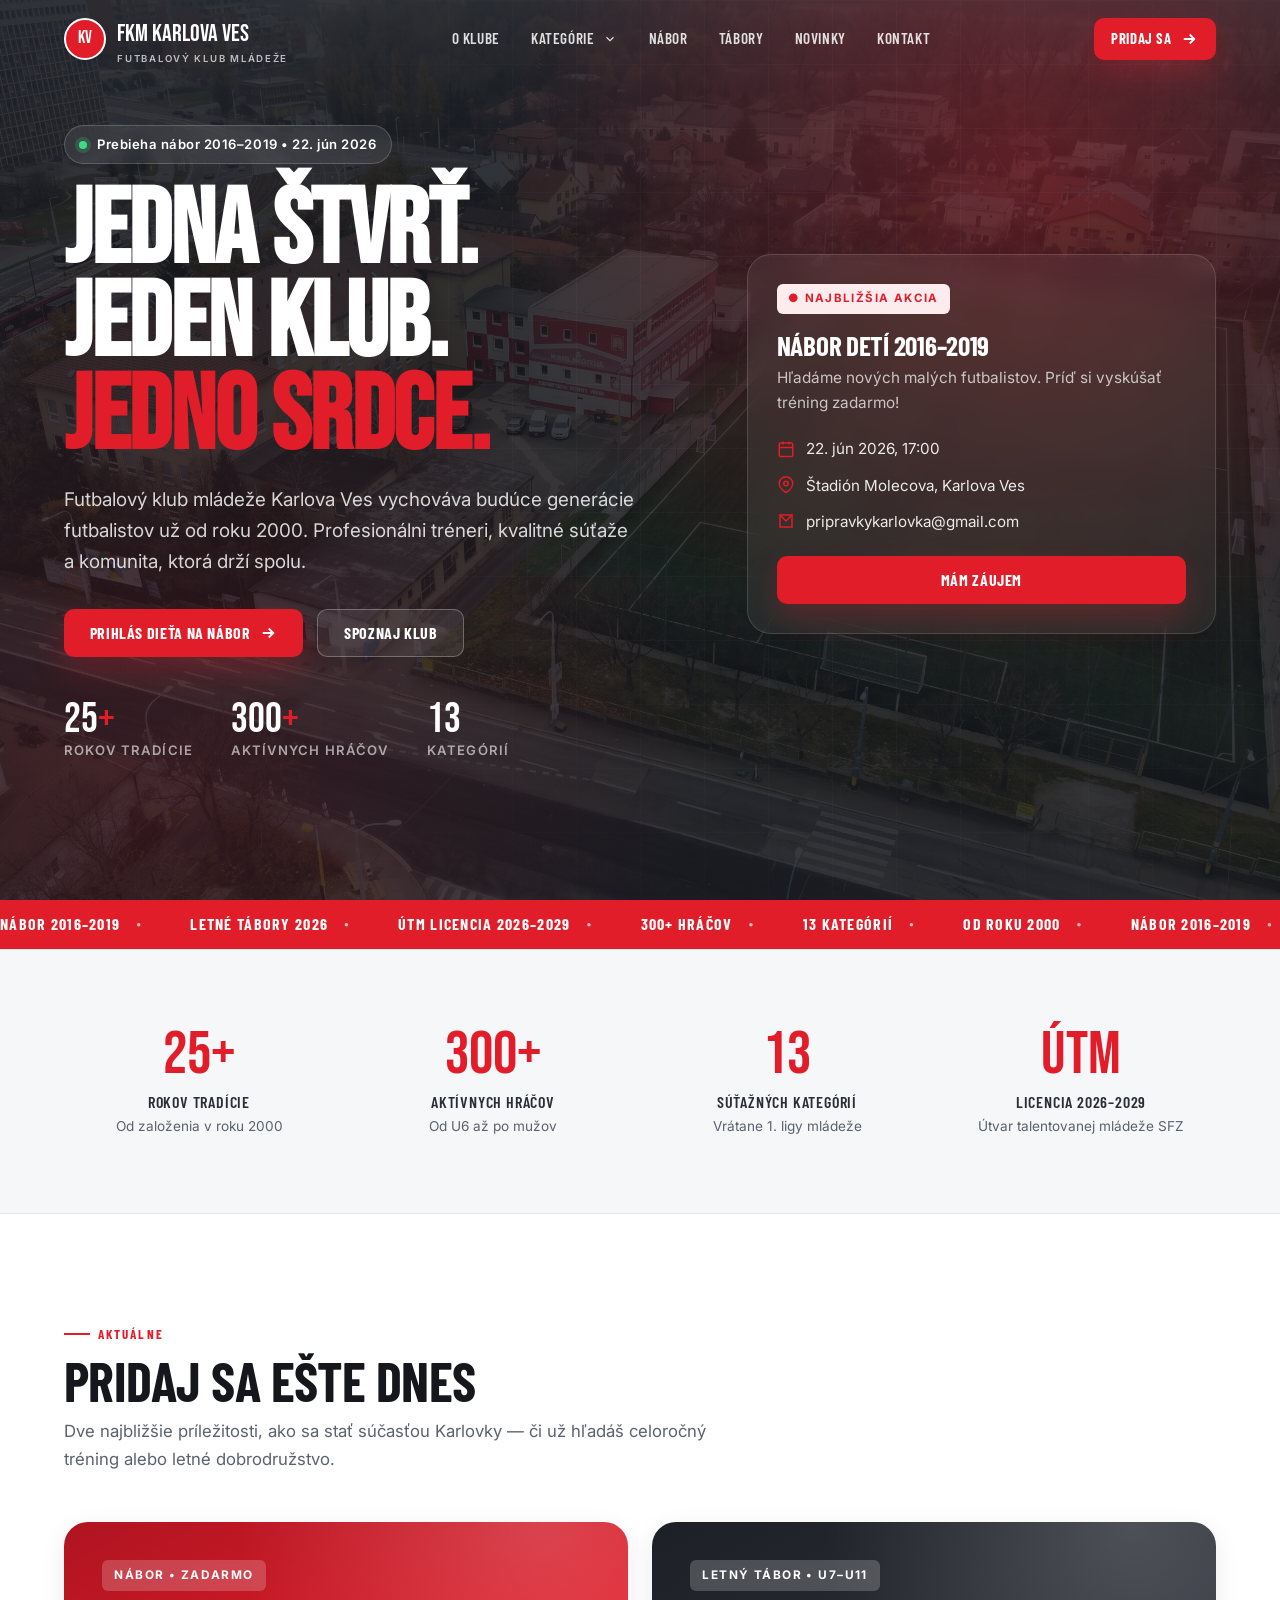
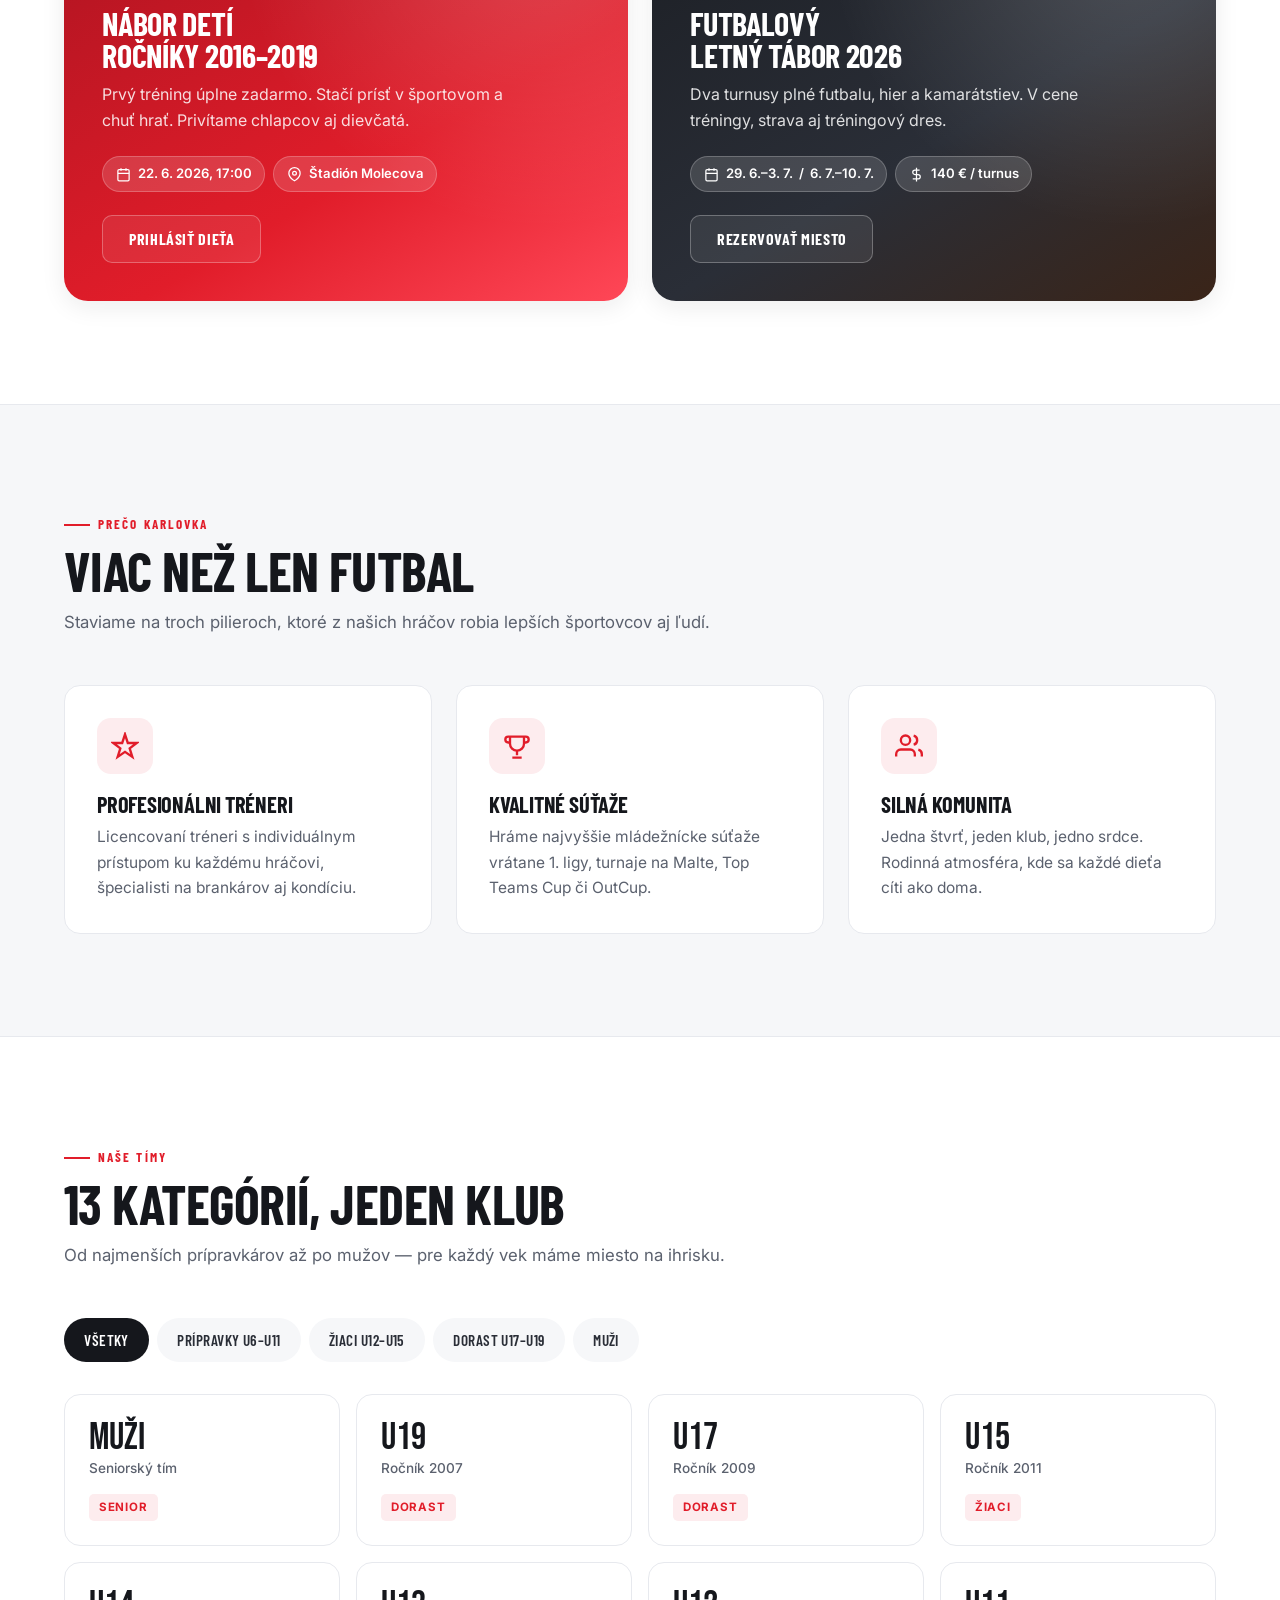
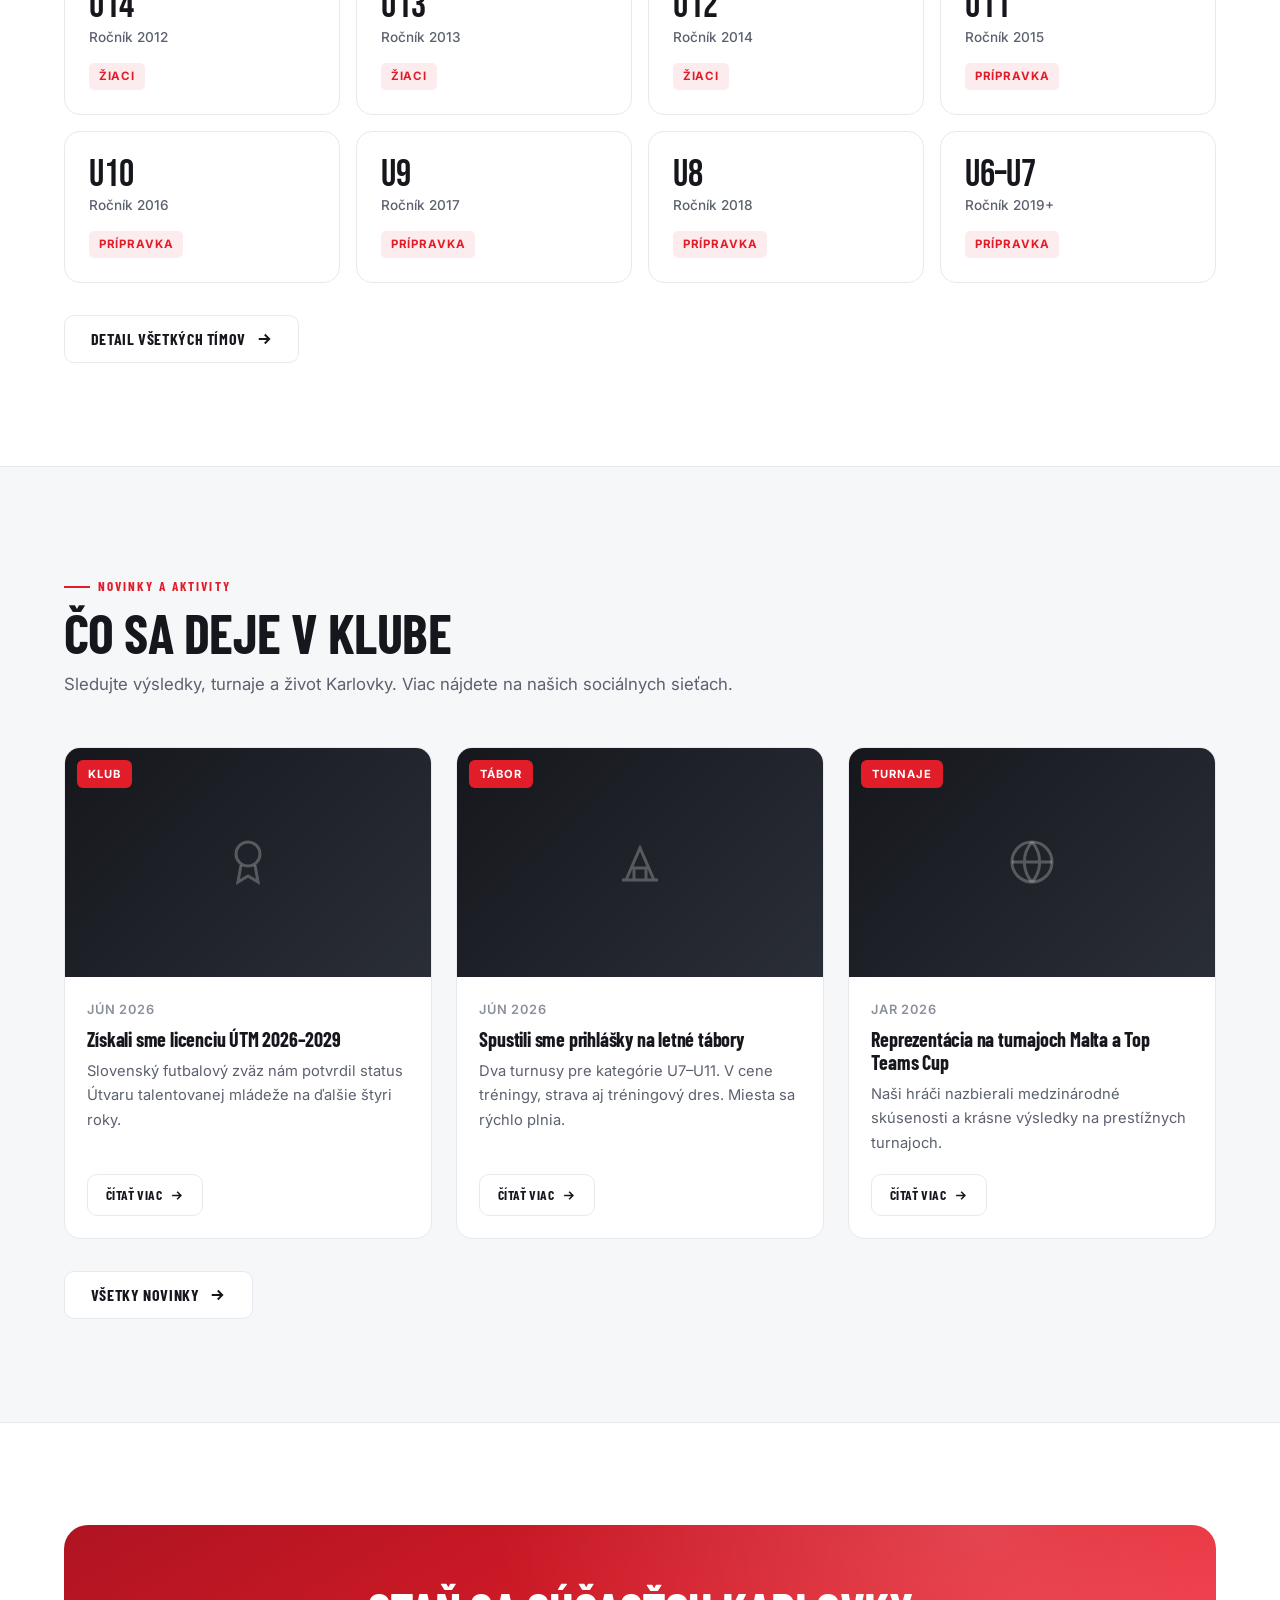
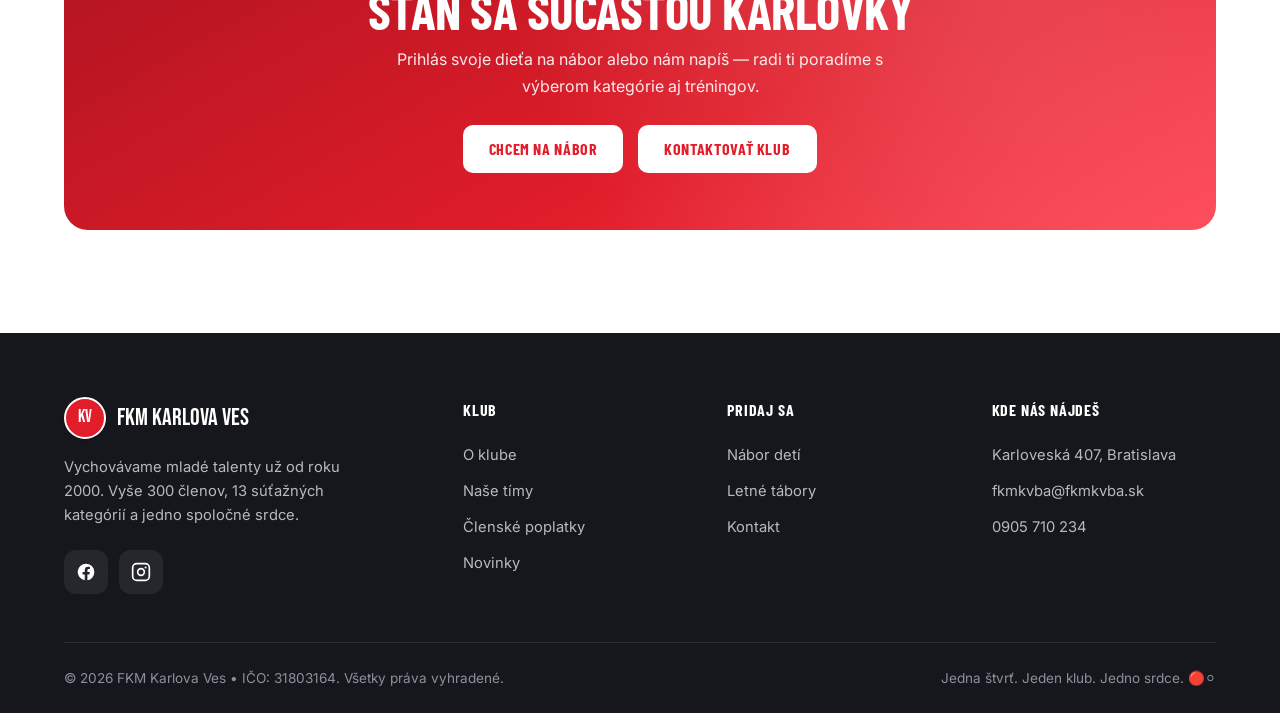
<file: index.html>
<!DOCTYPE html>
<html lang="sk">
<head>
<meta charset="UTF-8" />
<meta name="viewport" content="width=device-width, initial-scale=1.0" />
<title>FKM Karlova Ves — Futbalový klub mládeže | Jedna štvrť. Jeden klub. Jedno srdce.</title>
<meta name="description" content="FKM Karlova Ves — futbalový klub mládeže v Bratislave od roku 2000. 300+ aktívnych hráčov, 13 súťažných kategórií, ÚTM licencia 2026–2029. Nábor, letné tábory, tímy U6–U19 a muži." />
<meta name="theme-color" content="#E11D2A" />
<meta property="og:title" content="FKM Karlova Ves — Futbalový klub mládeže" />
<meta property="og:description" content="Vychovávame budúce generácie futbalistov už od roku 2000. Pridaj sa k nám!" />
<meta property="og:type" content="website" />
<link rel="preconnect" href="https://fonts.googleapis.com" />
<link rel="preconnect" href="https://fonts.gstatic.com" crossorigin />
<link href="https://fonts.googleapis.com/css2?family=Bebas+Neue&family=Barlow+Condensed:wght@500;600;700;800&family=Inter:wght@400;500;600;700&display=swap" rel="stylesheet" />
<link rel="stylesheet" href="css/styles.css" />
</head>
<body>

<!-- ============ HEADER ============ -->
<header class="header" id="header">
  <div class="container nav">
    <a href="index.html" class="brand" aria-label="FKM Karlova Ves – domov">
      <span class="crest">KV</span>
      <span>FKM Karlova Ves<small>Futbalový klub mládeže</small></span>
    </a>
    <nav class="nav-links" aria-label="Hlavná navigácia">
      <a href="o-klube.html">O klube</a>
      <div class="nav-dropdown">
        <a href="timy.html" class="nav-dropdown-trigger">Kategórie
          <svg viewBox="0 0 24 24" fill="none" stroke="currentColor" stroke-width="2" style="width: 14px; height: 14px; margin-left: 4px;"><path d="M6 9l6 6 6-6"/></svg>
        </a>
        <div class="nav-dropdown-menu">
          <a href="kategoria-u6-u7.html">U6–U7 • Nábor</a>
          <a href="kategoria-u8.html">U8 • Prípravka</a>
          <a href="kategoria-u9.html">U9 • Prípravka</a>
          <a href="kategoria.html">U10 • Prípravka</a>
          <a href="kategoria-u11.html">U11 • Prípravka</a>
          <div class="sep"></div>
          <a href="kategoria-u12.html">U12 • Žiaci</a>
          <a href="kategoria-u13.html">U13 • Žiaci</a>
          <a href="kategoria-u14.html">U14 • Žiaci</a>
          <a href="kategoria-u15.html">U15 • Žiaci</a>
          <div class="sep"></div>
          <a href="kategoria-u17.html">U17 • Dorast</a>
          <a href="kategoria-u19.html">U19 • Dorast</a>
          <div class="sep"></div>
          <a href="kategoria-muzi.html">Muži • Senior</a>
        </div>
      </div>
      <a href="nabor.html">Nábor</a>
      <a href="tabory.html">Tábory</a>
      <a href="novinky.html">Novinky</a>
      <a href="kontakt.html">Kontakt</a>
    </nav>
    <div class="nav-cta nav-actions">
      <a href="nabor.html" class="btn btn-primary">Pridaj sa
        <svg viewBox="0 0 24 24" fill="none" stroke="currentColor" stroke-width="2.5"><path d="M5 12h14M13 6l6 6-6 6"/></svg>
      </a>
    </div>
    <button class="burger" id="burger" aria-label="Otvoriť menu" aria-expanded="false">
      <svg viewBox="0 0 24 24" fill="none" stroke="currentColor" stroke-width="2"><path d="M4 7h16M4 12h16M4 17h16"/></svg>
    </button>
  </div>
</header>

<!-- mobile menu -->
<div class="mobile-menu" id="mobileMenu">
  <div class="mm-top">
    <span class="brand"><span class="crest">KV</span></span>
    <button class="mm-close" id="mmClose" aria-label="Zavrieť menu">
      <svg viewBox="0 0 24 24" fill="none" stroke="currentColor" stroke-width="2"><path d="M6 6l12 12M18 6L6 18"/></svg>
    </button>
  </div>
  <a href="o-klube.html">O klube</a>
  <a href="timy.html">Tímy</a>
  <a href="nabor.html">Nábor</a>
  <a href="tabory.html">Tábory</a>
  <a href="novinky.html">Novinky</a>
  <a href="kontakt.html">Kontakt</a>
</div>

<span id="top"></span>

<!-- ============ HERO ============ -->
<section class="hero">
  <div class="hero-grid"></div>
  <div class="container">
    <div class="hero-inner">
      <div>
        <span class="hero-badge"><span class="dot"></span>Prebieha nábor 2016–2019 • 22. jún 2026</span>
        <h1>Jedna štvrť.<br>Jeden klub.<br><span class="accent">Jedno srdce.</span></h1>
        <p class="hero-lead">Futbalový klub mládeže Karlova Ves vychováva budúce generácie futbalistov už od roku 2000. Profesionálni tréneri, kvalitné súťaže a komunita, ktorá drží spolu.</p>
        <div class="hero-actions">
          <a href="nabor.html" class="btn btn-primary">Prihlás dieťa na nábor
            <svg viewBox="0 0 24 24" fill="none" stroke="currentColor" stroke-width="2.5"><path d="M5 12h14M13 6l6 6-6 6"/></svg>
          </a>
          <a href="o-klube.html" class="btn btn-ghost">Spoznaj klub</a>
        </div>
        <div class="hero-stats">
          <div class="hero-stat"><div class="num">25<span>+</span></div><div class="lbl">rokov tradície</div></div>
          <div class="hero-stat"><div class="num">300<span>+</span></div><div class="lbl">aktívnych hráčov</div></div>
          <div class="hero-stat"><div class="num">13</div><div class="lbl">kategórií</div></div>
        </div>
      </div>
      <aside class="hero-card">
        <span class="hc-tag">● Najbližšia akcia</span>
        <h3>Nábor detí 2016–2019</h3>
        <p>Hľadáme nových malých futbalistov. Príď si vyskúšať tréning zadarmo!</p>
        <div class="hc-meta">
          <div class="hc-row"><svg viewBox="0 0 24 24" fill="none" stroke="currentColor" stroke-width="2"><rect x="3" y="4" width="18" height="18" rx="2"/><path d="M16 2v4M8 2v4M3 10h18"/></svg>22. jún 2026, 17:00</div>
          <div class="hc-row"><svg viewBox="0 0 24 24" fill="none" stroke="currentColor" stroke-width="2"><path d="M21 10c0 7-9 12-9 12s-9-5-9-12a9 9 0 0118 0z"/><circle cx="12" cy="10" r="3"/></svg>Štadión Molecova, Karlova Ves</div>
          <div class="hc-row"><svg viewBox="0 0 24 24" fill="none" stroke="currentColor" stroke-width="2"><path d="M4 4h16v16H4z"/><path d="M4 4l8 8 8-8"/></svg>pripravkykarlovka@gmail.com</div>
        </div>
        <a href="nabor.html" class="btn btn-primary">Mám záujem</a>
      </aside>
    </div>
  </div>
</section>

<!-- marquee -->
<div class="marquee" aria-hidden="true">
  <div class="marquee-track">
    <span>Nábor 2016–2019</span><span>Letné tábory 2026</span><span>ÚTM licencia 2026–2029</span><span>300+ hráčov</span><span>13 kategórií</span><span>Od roku 2000</span>
    <span>Nábor 2016–2019</span><span>Letné tábory 2026</span><span>ÚTM licencia 2026–2029</span><span>300+ hráčov</span><span>13 kategórií</span><span>Od roku 2000</span>
  </div>
</div>

<!-- ============ STATS BAND ============ -->
<section class="stats-band" style="padding-block:56px">
  <div class="container">
    <div class="stats-grid">
      <div class="stat-card reveal"><div class="n">25+</div><div class="t">rokov tradície</div><div class="s">Od založenia v roku 2000</div></div>
      <div class="stat-card reveal"><div class="n">300+</div><div class="t">aktívnych hráčov</div><div class="s">Od U6 až po mužov</div></div>
      <div class="stat-card reveal"><div class="n">13</div><div class="t">súťažných kategórií</div><div class="s">Vrátane 1. ligy mládeže</div></div>
      <div class="stat-card reveal"><div class="n">ÚTM</div><div class="t">licencia 2026–2029</div><div class="s">Útvar talentovanej mládeže SFZ</div></div>
    </div>
  </div>
</section>

<!-- ============ HIGHLIGHTS ============ -->
<section>
  <div class="container">
    <div class="section-head reveal">
      <span class="eyebrow">Aktuálne</span>
      <h2>Pridaj sa ešte dnes</h2>
      <p>Dve najbližšie príležitosti, ako sa stať súčasťou Karlovky — či už hľadáš celoročný tréning alebo letné dobrodružstvo.</p>
    </div>
    <div class="highlights">
      <article class="promo promo-rec reveal">
        <div class="pc">
          <span class="ptag">Nábor • zadarmo</span>
          <h3>Nábor detí<br>ročníky 2016–2019</h3>
          <p>Prvý tréning úplne zadarmo. Stačí prísť v športovom a chuť hrať. Privítame chlapcov aj dievčatá.</p>
          <div class="pmeta">
            <span class="chip"><svg viewBox="0 0 24 24" fill="none" stroke="currentColor" stroke-width="2"><rect x="3" y="4" width="18" height="18" rx="2"/><path d="M16 2v4M8 2v4M3 10h18"/></svg>22. 6. 2026, 17:00</span>
            <span class="chip"><svg viewBox="0 0 24 24" fill="none" stroke="currentColor" stroke-width="2"><path d="M21 10c0 7-9 12-9 12s-9-5-9-12a9 9 0 0118 0z"/><circle cx="12" cy="10" r="3"/></svg>Štadión Molecova</span>
          </div>
          <a href="nabor.html" class="btn btn-ghost">Prihlásiť dieťa</a>
        </div>
      </article>
      <article class="promo promo-camp reveal">
        <div class="pc">
          <span class="ptag">Letný tábor • U7–U11</span>
          <h3>Futbalový<br>letný tábor 2026</h3>
          <p>Dva turnusy plné futbalu, hier a kamarátstiev. V cene tréningy, strava aj tréningový dres.</p>
          <div class="pmeta">
            <span class="chip"><svg viewBox="0 0 24 24" fill="none" stroke="currentColor" stroke-width="2"><rect x="3" y="4" width="18" height="18" rx="2"/><path d="M16 2v4M8 2v4M3 10h18"/></svg>29. 6.–3. 7. &nbsp;/&nbsp; 6. 7.–10. 7.</span>
            <span class="chip"><svg viewBox="0 0 24 24" fill="none" stroke="currentColor" stroke-width="2"><path d="M12 1v22M17 5H9.5a3.5 3.5 0 000 7h5a3.5 3.5 0 010 7H6"/></svg>140 € / turnus</span>
          </div>
          <a href="tabory.html" class="btn btn-ghost">Rezervovať miesto</a>
        </div>
      </article>
    </div>
  </div>
</section>

<!-- ============ WHY US ============ -->
<section class="stats-band">
  <div class="container">
    <div class="section-head reveal">
      <span class="eyebrow">Prečo Karlovka</span>
      <h2>Viac než len futbal</h2>
      <p>Staviame na troch pilieroch, ktoré z našich hráčov robia lepších športovcov aj ľudí.</p>
    </div>
    <div class="why-grid">
      <article class="feature reveal">
        <div class="ic"><svg viewBox="0 0 24 24" fill="none" stroke="currentColor" stroke-width="2"><path d="M12 2l2.4 7.4H22l-6 4.6 2.3 7.4L12 17l-6.3 4.4L8 14 2 9.4h7.6z"/></svg></div>
        <h3>Profesionálni tréneri</h3>
        <p>Licencovaní tréneri s individuálnym prístupom ku každému hráčovi, špecialisti na brankárov aj kondíciu.</p>
      </article>
      <article class="feature reveal">
        <div class="ic"><svg viewBox="0 0 24 24" fill="none" stroke="currentColor" stroke-width="2"><path d="M6 9H4.5a2.5 2.5 0 010-5H6M18 9h1.5a2.5 2.5 0 000-5H18M6 4h12v6a6 6 0 01-12 0z"/><path d="M12 16v4M8 22h8"/></svg></div>
        <h3>Kvalitné súťaže</h3>
        <p>Hráme najvyššie mládežnícke súťaže vrátane 1. ligy, turnaje na Malte, Top Teams Cup či OutCup.</p>
      </article>
      <article class="feature reveal">
        <div class="ic"><svg viewBox="0 0 24 24" fill="none" stroke="currentColor" stroke-width="2"><path d="M17 21v-2a4 4 0 00-4-4H5a4 4 0 00-4 4v2"/><circle cx="9" cy="7" r="4"/><path d="M23 21v-2a4 4 0 00-3-3.87M16 3.13a4 4 0 010 7.75"/></svg></div>
        <h3>Silná komunita</h3>
        <p>Jedna štvrť, jeden klub, jedno srdce. Rodinná atmosféra, kde sa každé dieťa cíti ako doma.</p>
      </article>
    </div>
  </div>
</section>

<!-- ============ TEAMS PREVIEW ============ -->
<section>
  <div class="container">
    <div class="section-head reveal">
      <span class="eyebrow">Naše tímy</span>
      <h2>13 kategórií, jeden klub</h2>
      <p>Od najmenších prípravkárov až po mužov — pre každý vek máme miesto na ihrisku.</p>
    </div>
    <div class="teams-tabs reveal" role="tablist">
      <button class="tab active" data-filter="all">Všetky</button>
      <button class="tab" data-filter="pripravky">Prípravky U6–U11</button>
      <button class="tab" data-filter="ziaci">Žiaci U12–U15</button>
      <button class="tab" data-filter="dorast">Dorast U17–U19</button>
      <button class="tab" data-filter="muzi">Muži</button>
    </div>
    <div class="teams-grid" id="teamsGrid">
      <div class="team-card reveal" data-group="muzi"><div class="age">Muži</div><div class="yr">Seniorský tím</div><span class="cat">Senior</span></div>
      <div class="team-card reveal" data-group="dorast"><div class="age">U19</div><div class="yr">Ročník 2007</div><span class="cat">Dorast</span></div>
      <div class="team-card reveal" data-group="dorast"><div class="age">U17</div><div class="yr">Ročník 2009</div><span class="cat">Dorast</span></div>
      <div class="team-card reveal" data-group="ziaci"><div class="age">U15</div><div class="yr">Ročník 2011</div><span class="cat">Žiaci</span></div>
      <div class="team-card reveal" data-group="ziaci"><div class="age">U14</div><div class="yr">Ročník 2012</div><span class="cat">Žiaci</span></div>
      <div class="team-card reveal" data-group="ziaci"><div class="age">U13</div><div class="yr">Ročník 2013</div><span class="cat">Žiaci</span></div>
      <div class="team-card reveal" data-group="ziaci"><div class="age">U12</div><div class="yr">Ročník 2014</div><span class="cat">Žiaci</span></div>
      <div class="team-card reveal" data-group="pripravky"><div class="age">U11</div><div class="yr">Ročník 2015</div><span class="cat">Prípravka</span></div>
      <div class="team-card reveal" data-group="pripravky"><div class="age">U10</div><div class="yr">Ročník 2016</div><span class="cat">Prípravka</span></div>
      <div class="team-card reveal" data-group="pripravky"><div class="age">U9</div><div class="yr">Ročník 2017</div><span class="cat">Prípravka</span></div>
      <div class="team-card reveal" data-group="pripravky"><div class="age">U8</div><div class="yr">Ročník 2018</div><span class="cat">Prípravka</span></div>
      <div class="team-card reveal" data-group="pripravky"><div class="age">U6–U7</div><div class="yr">Ročník 2019+</div><span class="cat">Prípravka</span></div>
    </div>
    <div style="margin-top:2rem" class="reveal"><a href="timy.html" class="btn btn-outline">Detail všetkých tímov
      <svg viewBox="0 0 24 24" fill="none" stroke="currentColor" stroke-width="2.5"><path d="M5 12h14M13 6l6 6-6 6"/></svg></a></div>
  </div>
</section>

<!-- ============ NEWS PREVIEW ============ -->
<section class="stats-band">
  <div class="container">
    <div class="section-head reveal">
      <span class="eyebrow">Novinky a aktivity</span>
      <h2>Čo sa deje v klube</h2>
      <p>Sledujte výsledky, turnaje a život Karlovky. Viac nájdete na našich sociálnych sieťach.</p>
    </div>
    <div class="news-grid">
      <article class="news-card reveal">
        <div class="news-thumb"><span class="nt-cat">Klub</span><svg viewBox="0 0 24 24" fill="none" stroke="currentColor" stroke-width="1.5"><circle cx="12" cy="8" r="6"/><path d="M15.5 13.5L17 22l-5-3-5 3 1.5-8.5"/></svg></div>
        <div class="news-body">
          <div class="date">Jún 2026</div>
          <h3>Získali sme licenciu ÚTM 2026–2029</h3>
          <p>Slovenský futbalový zväz nám potvrdil status Útvaru talentovanej mládeže na ďalšie štyri roky.</p>
          <a href="novinky.html" class="more">Čítať viac <svg viewBox="0 0 24 24" fill="none" stroke="currentColor" stroke-width="2.5"><path d="M5 12h14M13 6l6 6-6 6"/></svg></a>
        </div>
      </article>
      <article class="news-card reveal">
        <div class="news-thumb"><span class="nt-cat">Tábor</span><svg viewBox="0 0 24 24" fill="none" stroke="currentColor" stroke-width="1.5"><path d="M3 21h18M5 21l7-16 7 16M9 21v-6h6v6"/></svg></div>
        <div class="news-body">
          <div class="date">Jún 2026</div>
          <h3>Spustili sme prihlášky na letné tábory</h3>
          <p>Dva turnusy pre kategórie U7–U11. V cene tréningy, strava aj tréningový dres. Miesta sa rýchlo plnia.</p>
          <a href="tabory.html" class="more">Čítať viac <svg viewBox="0 0 24 24" fill="none" stroke="currentColor" stroke-width="2.5"><path d="M5 12h14M13 6l6 6-6 6"/></svg></a>
        </div>
      </article>
      <article class="news-card reveal">
        <div class="news-thumb"><span class="nt-cat">Turnaje</span><svg viewBox="0 0 24 24" fill="none" stroke="currentColor" stroke-width="1.5"><circle cx="12" cy="12" r="10"/><path d="M2 12h20M12 2a15 15 0 010 20M12 2a15 15 0 000 20"/></svg></div>
        <div class="news-body">
          <div class="date">Jar 2026</div>
          <h3>Reprezentácia na turnajoch Malta a Top Teams Cup</h3>
          <p>Naši hráči nazbierali medzinárodné skúsenosti a krásne výsledky na prestížnych turnajoch.</p>
          <a href="novinky.html" class="more">Čítať viac <svg viewBox="0 0 24 24" fill="none" stroke="currentColor" stroke-width="2.5"><path d="M5 12h14M13 6l6 6-6 6"/></svg></a>
        </div>
      </article>
    </div>
    <div style="margin-top:2rem" class="reveal"><a href="novinky.html" class="btn btn-outline">Všetky novinky
      <svg viewBox="0 0 24 24" fill="none" stroke="currentColor" stroke-width="2.5"><path d="M5 12h14M13 6l6 6-6 6"/></svg></a></div>
  </div>
</section>

<!-- ============ CTA BAND ============ -->
<section>
  <div class="container">
    <div class="cta-band reveal">
      <h2>Staň sa súčasťou Karlovky</h2>
      <p>Prihlás svoje dieťa na nábor alebo nám napíš — radi ti poradíme s výberom kategórie aj tréningov.</p>
      <div style="display:flex;gap:.9rem;justify-content:center;flex-wrap:wrap">
        <a href="nabor.html" class="btn">Chcem na nábor</a>
        <a href="kontakt.html" class="btn btn-ghost" style="border-color:rgba(255,255,255,.5)">Kontaktovať klub</a>
      </div>
    </div>
  </div>
</section>

<!-- ============ FOOTER ============ -->
<footer class="footer">
  <div class="container">
    <div class="footer-grid">
      <div>
        <a href="index.html" class="brand"><span class="crest">KV</span><span>FKM Karlova Ves</span></a>
        <p class="footer-about">Vychovávame mladé talenty už od roku 2000. Vyše 300 členov, 13 súťažných kategórií a jedno spoločné srdce.</p>
        <div class="socials">
          <a href="https://facebook.com" class="soc" aria-label="Facebook" target="_blank" rel="noopener"><svg viewBox="0 0 24 24" fill="currentColor"><path d="M22 12a10 10 0 10-11.5 9.9v-7H7.9V12h2.6V9.8c0-2.6 1.5-4 3.9-4 1.1 0 2.3.2 2.3.2v2.5h-1.3c-1.3 0-1.7.8-1.7 1.6V12h2.9l-.5 2.9h-2.4v7A10 10 0 0022 12z"/></svg></a>
          <a href="https://instagram.com" class="soc" aria-label="Instagram" target="_blank" rel="noopener"><svg viewBox="0 0 24 24" fill="none" stroke="currentColor" stroke-width="2"><rect x="2" y="2" width="20" height="20" rx="5"/><circle cx="12" cy="12" r="4"/><circle cx="17.5" cy="6.5" r="1.2" fill="currentColor" stroke="none"/></svg></a>
        </div>
      </div>
      <div>
        <h4>Klub</h4>
        <ul>
          <li><a href="o-klube.html">O klube</a></li>
          <li><a href="timy.html">Naše tímy</a></li>
          <li><a href="nabor.html">Členské poplatky</a></li>
          <li><a href="novinky.html">Novinky</a></li>
        </ul>
      </div>
      <div>
        <h4>Pridaj sa</h4>
        <ul>
          <li><a href="nabor.html">Nábor detí</a></li>
          <li><a href="tabory.html">Letné tábory</a></li>
          <li><a href="kontakt.html">Kontakt</a></li>
        </ul>
      </div>
      <div>
        <h4>Kde nás nájdeš</h4>
        <ul>
          <li><a href="https://maps.google.com/?q=Karloveská+407+Bratislava" target="_blank" rel="noopener">Karloveská 407, Bratislava</a></li>
          <li><a href="mailto:fkmkvba@fkmkvba.sk">fkmkvba@fkmkvba.sk</a></li>
          <li><a href="tel:+421905710234">0905 710 234</a></li>
        </ul>
      </div>
    </div>
    <div class="footer-bottom">
      <span>© 2026 FKM Karlova Ves • IČO: 31803164. Všetky práva vyhradené.</span>
      <span>Jedna štvrť. Jeden klub. Jedno srdce. 🔴⚪</span>
    </div>
  </div>
</footer>

<script src="js/main.js"></script>
</body>
</html>
</file>
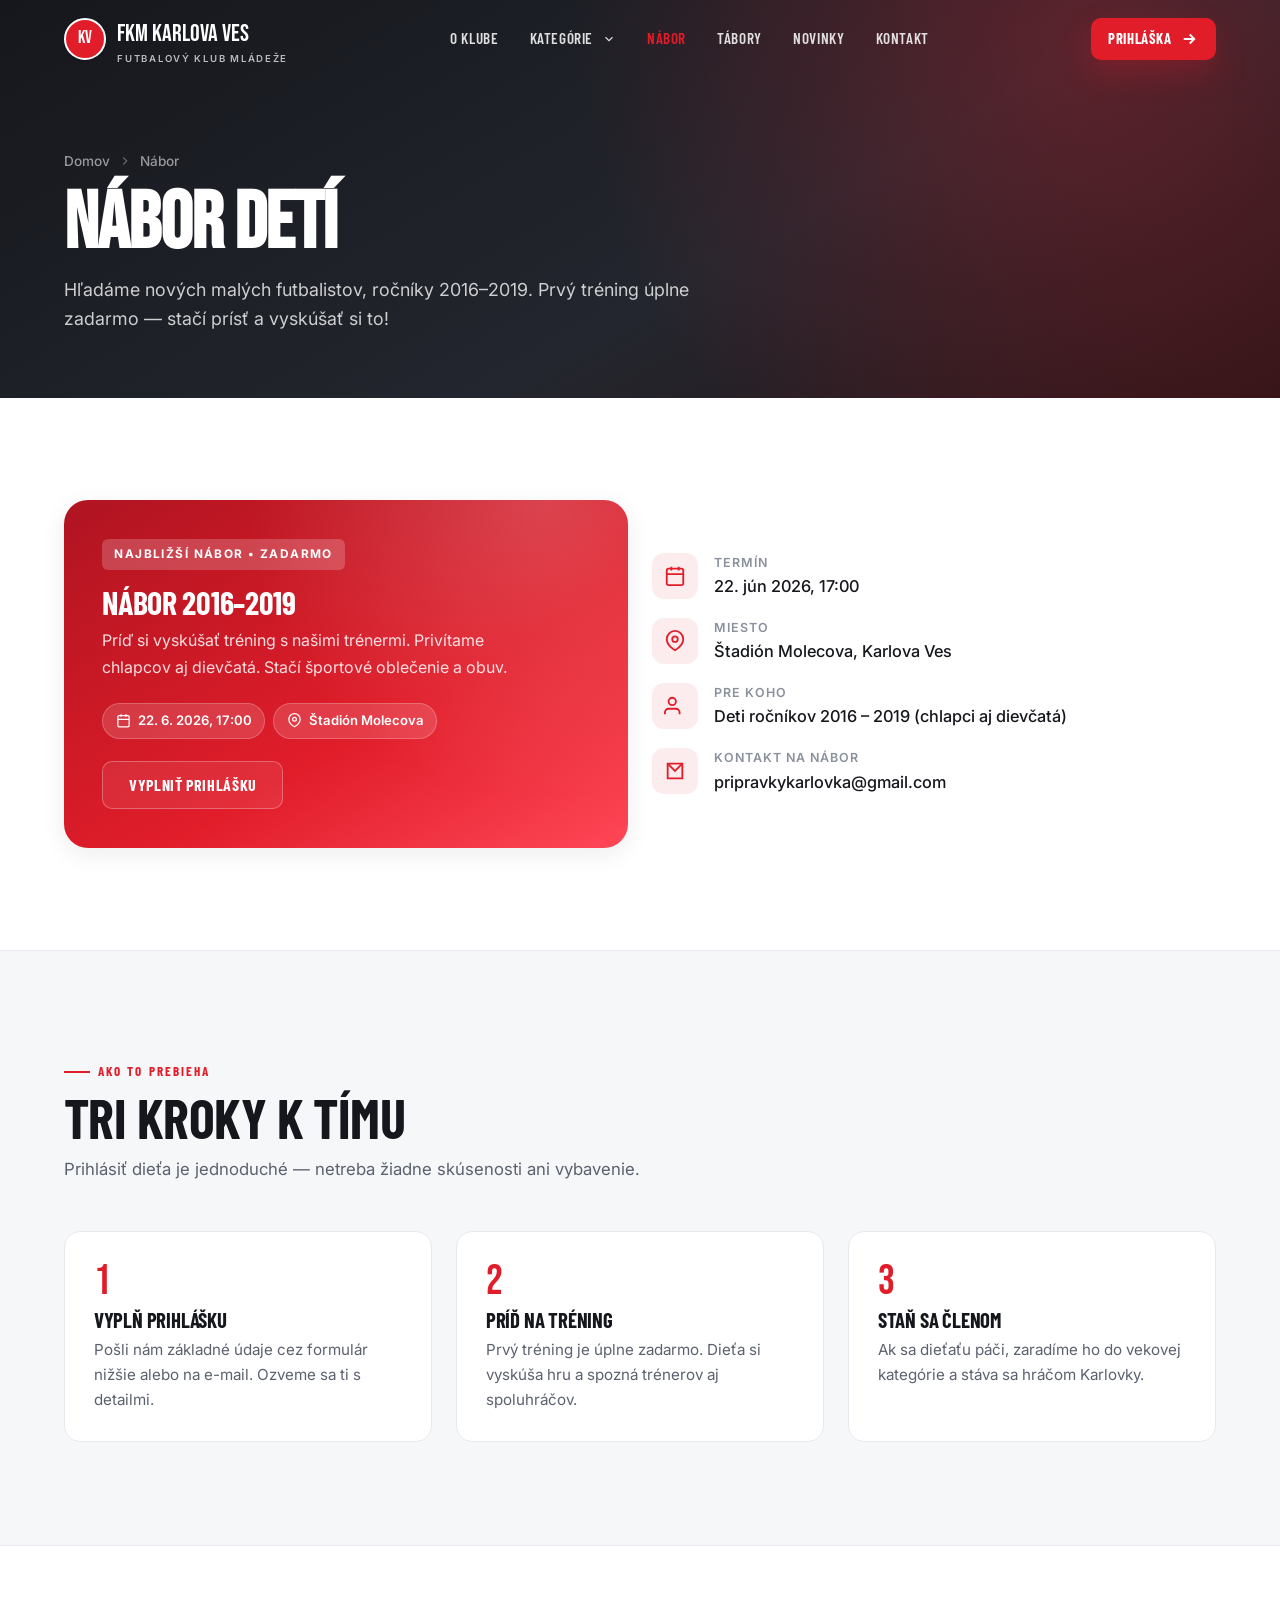
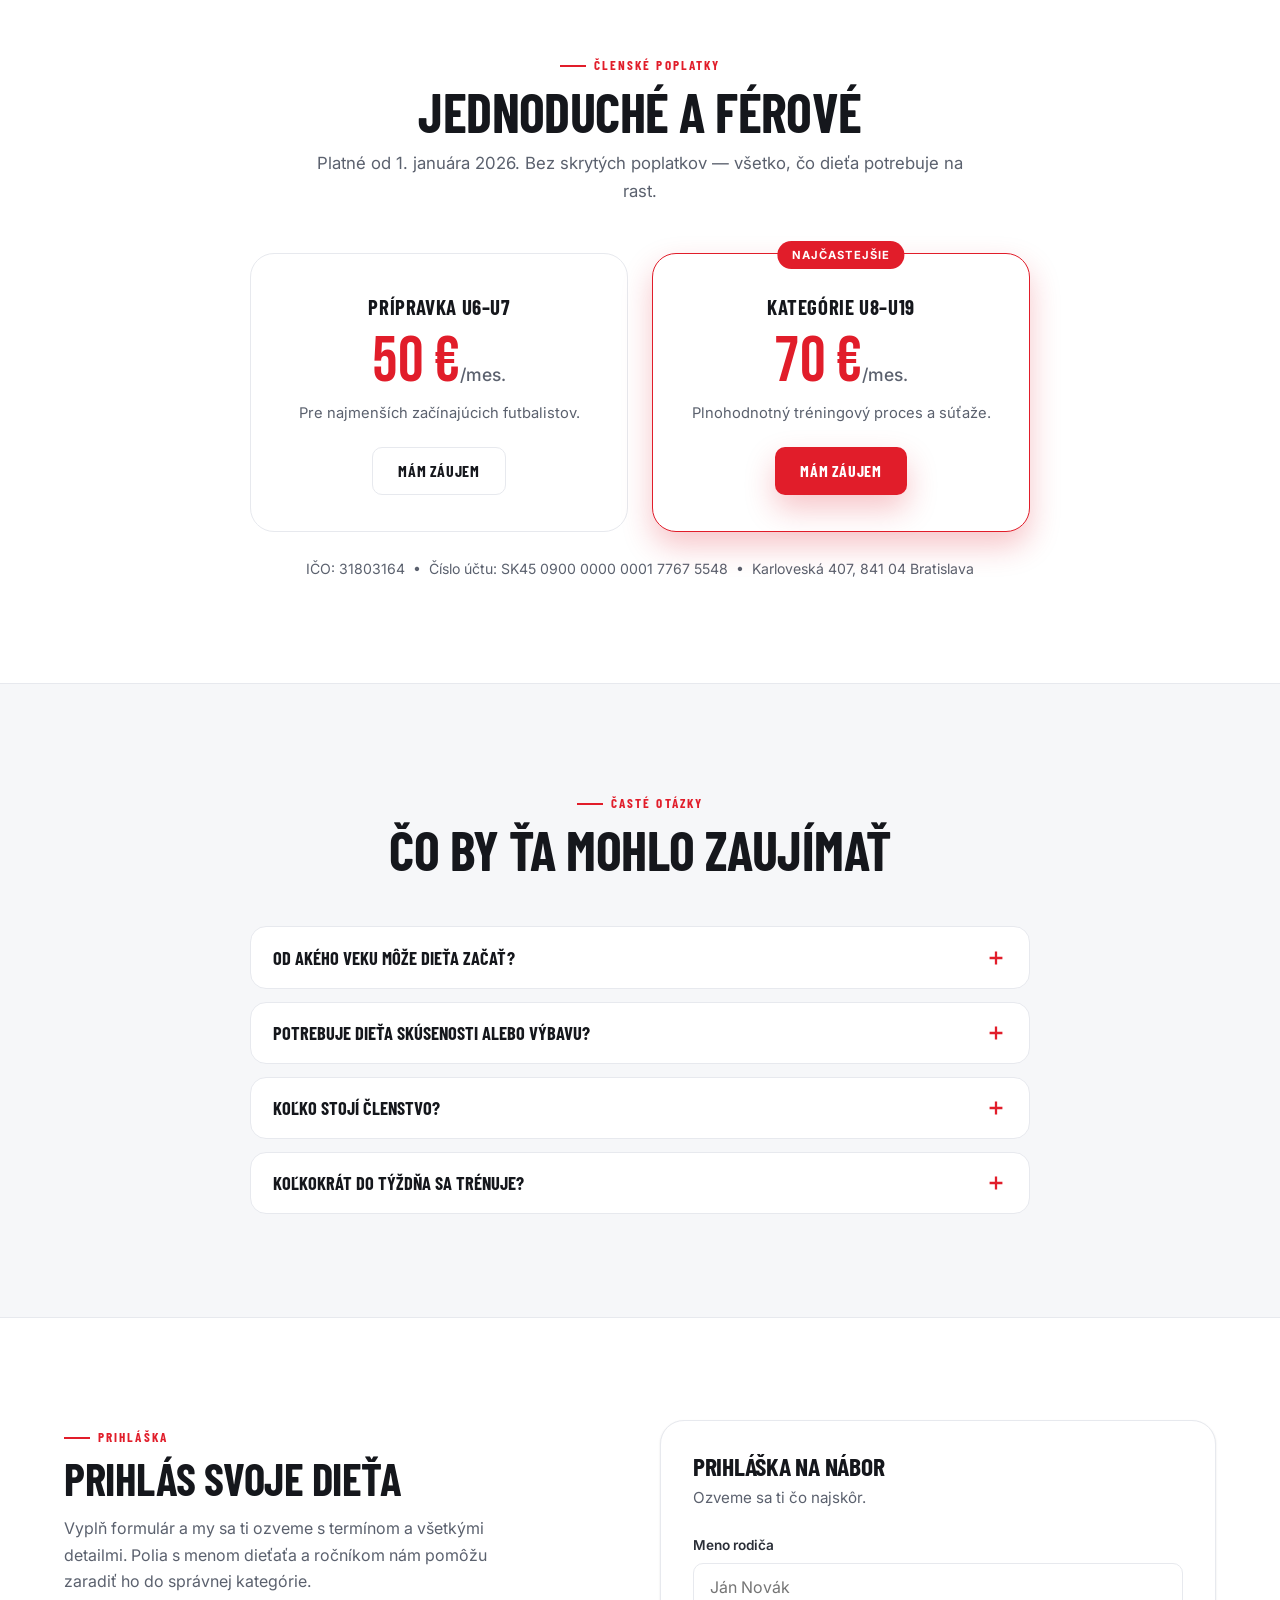
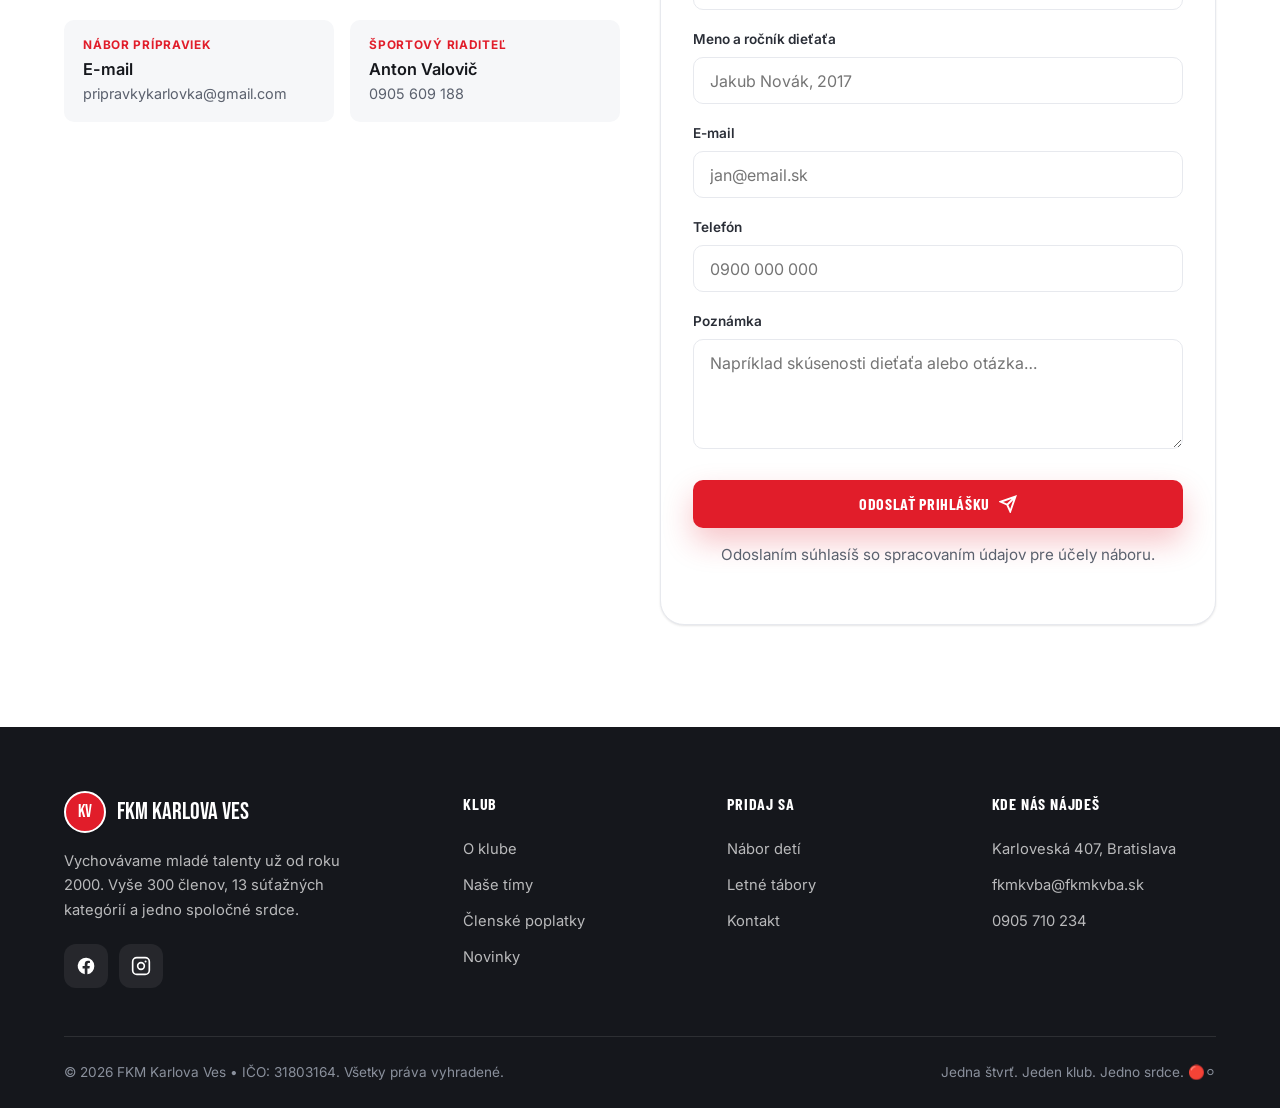
<file: nabor.html>
<!DOCTYPE html>
<html lang="sk">
<head>
<meta charset="UTF-8" />
<meta name="viewport" content="width=device-width, initial-scale=1.0" />
<title>Nábor detí — FKM Karlova Ves | Ročníky 2016–2019</title>
<meta name="description" content="Nábor detí do FKM Karlova Ves — ročníky 2016–2019, 22. júna 2026 o 17:00 na štadióne Molecova. Prvý tréning zadarmo. Členské poplatky a postup prihlásenia." />
<meta name="theme-color" content="#E11D2A" />
<link rel="preconnect" href="https://fonts.googleapis.com" />
<link rel="preconnect" href="https://fonts.gstatic.com" crossorigin />
<link href="https://fonts.googleapis.com/css2?family=Bebas+Neue&family=Barlow+Condensed:wght@500;600;700;800&family=Inter:wght@400;500;600;700&display=swap" rel="stylesheet" />
<link rel="stylesheet" href="css/styles.css" />
</head>
<body>

<header class="header" id="header">
  <div class="container nav">
    <a href="index.html" class="brand" aria-label="FKM Karlova Ves – domov"><span class="crest">KV</span><span>FKM Karlova Ves<small>Futbalový klub mládeže</small></span></a>
    <nav class="nav-links" aria-label="Hlavná navigácia">
      <a href="o-klube.html">O klube</a><div class="nav-dropdown"><a href="timy.html" class="nav-dropdown-trigger">Kategórie<svg viewBox="0 0 24 24" fill="none" stroke="currentColor" stroke-width="2" style="width: 14px; height: 14px; margin-left: 4px;"><path d="M6 9l6 6 6-6"/></svg></a><div class="nav-dropdown-menu"><a href="kategoria-u6-u7.html">U6–U7 • Nábor</a><a href="kategoria-u8.html">U8 • Prípravka</a><a href="kategoria-u9.html">U9 • Prípravka</a><a href="kategoria.html">U10 • Prípravka</a><a href="kategoria-u11.html">U11 • Prípravka</a><div class="sep"></div><a href="kategoria-u12.html">U12 • Žiaci</a><a href="kategoria-u13.html">U13 • Žiaci</a><a href="kategoria-u14.html">U14 • Žiaci</a><a href="kategoria-u15.html">U15 • Žiaci</a><div class="sep"></div><a href="kategoria-u17.html">U17 • Dorast</a><a href="kategoria-u19.html">U19 • Dorast</a><div class="sep"></div><a href="kategoria-muzi.html">Muži • Senior</a></div></div><a href="nabor.html" class="active">Nábor</a><a href="tabory.html">Tábory</a><a href="novinky.html">Novinky</a><a href="kontakt.html">Kontakt</a>
    </nav>
    <div class="nav-cta nav-actions"><a href="#prihlaska" class="btn btn-primary">Prihláška <svg viewBox="0 0 24 24" fill="none" stroke="currentColor" stroke-width="2.5"><path d="M5 12h14M13 6l6 6-6 6"/></svg></a></div>
    <button class="burger" id="burger" aria-label="Otvoriť menu" aria-expanded="false"><svg viewBox="0 0 24 24" fill="none" stroke="currentColor" stroke-width="2"><path d="M4 7h16M4 12h16M4 17h16"/></svg></button>
  </div>
</header>
<div class="mobile-menu" id="mobileMenu">
  <div class="mm-top"><span class="brand"><span class="crest">KV</span></span><button class="mm-close" id="mmClose" aria-label="Zavrieť menu"><svg viewBox="0 0 24 24" fill="none" stroke="currentColor" stroke-width="2"><path d="M6 6l12 12M18 6L6 18"/></svg></button></div>
  <a href="o-klube.html">O klube</a><a href="timy.html">Tímy</a><a href="nabor.html">Nábor</a><a href="tabory.html">Tábory</a><a href="novinky.html">Novinky</a><a href="kontakt.html">Kontakt</a>
</div>

<section class="page-hero">
  <div class="container">
    <div class="breadcrumb"><a href="index.html">Domov</a><svg viewBox="0 0 24 24" fill="none" stroke="currentColor" stroke-width="2"><path d="M9 6l6 6-6 6"/></svg><span>Nábor</span></div>
    <h1>Nábor detí</h1>
    <p>Hľadáme nových malých futbalistov, ročníky 2016–2019. Prvý tréning úplne zadarmo — stačí prísť a vyskúšať si to!</p>
  </div>
</section>

<!-- KEY INFO -->
<section>
  <div class="container">
    <div class="highlights">
      <article class="promo promo-rec reveal">
        <div class="pc">
          <span class="ptag">Najbližší nábor • zadarmo</span>
          <h3>Nábor 2016–2019</h3>
          <p>Príď si vyskúšať tréning s našimi trénermi. Privítame chlapcov aj dievčatá. Stačí športové oblečenie a obuv.</p>
          <div class="pmeta">
            <span class="chip"><svg viewBox="0 0 24 24" fill="none" stroke="currentColor" stroke-width="2"><rect x="3" y="4" width="18" height="18" rx="2"/><path d="M16 2v4M8 2v4M3 10h18"/></svg>22. 6. 2026, 17:00</span>
            <span class="chip"><svg viewBox="0 0 24 24" fill="none" stroke="currentColor" stroke-width="2"><path d="M21 10c0 7-9 12-9 12s-9-5-9-12a9 9 0 0118 0z"/><circle cx="12" cy="10" r="3"/></svg>Štadión Molecova</span>
          </div>
          <a href="#prihlaska" class="btn btn-ghost">Vyplniť prihlášku</a>
        </div>
      </article>
      <div class="reveal" style="display:flex;flex-direction:column;justify-content:center;gap:1.1rem">
        <div class="info-row" style="border:none;padding:0;display:flex;gap:1rem">
          <div class="info-ic"><svg viewBox="0 0 24 24" fill="none" stroke="currentColor" stroke-width="2"><rect x="3" y="4" width="18" height="18" rx="2"/><path d="M16 2v4M8 2v4M3 10h18"/></svg></div>
          <div><div class="lbl">Termín</div><div class="val">22. jún 2026, 17:00</div></div>
        </div>
        <div class="info-row" style="border:none;padding:0;display:flex;gap:1rem">
          <div class="info-ic"><svg viewBox="0 0 24 24" fill="none" stroke="currentColor" stroke-width="2"><path d="M21 10c0 7-9 12-9 12s-9-5-9-12a9 9 0 0118 0z"/><circle cx="12" cy="10" r="3"/></svg></div>
          <div><div class="lbl">Miesto</div><div class="val">Štadión Molecova, Karlova Ves</div></div>
        </div>
        <div class="info-row" style="border:none;padding:0;display:flex;gap:1rem">
          <div class="info-ic"><svg viewBox="0 0 24 24" fill="none" stroke="currentColor" stroke-width="2"><path d="M17 21v-2a4 4 0 00-4-4H5a4 4 0 00-4 4v2"/><circle cx="9" cy="7" r="4"/></svg></div>
          <div><div class="lbl">Pre koho</div><div class="val">Deti ročníkov 2016 – 2019 (chlapci aj dievčatá)</div></div>
        </div>
        <div class="info-row" style="border:none;padding:0;display:flex;gap:1rem">
          <div class="info-ic"><svg viewBox="0 0 24 24" fill="none" stroke="currentColor" stroke-width="2"><path d="M4 4h16v16H4z"/><path d="M4 4l8 8 8-8"/></svg></div>
          <div><div class="lbl">Kontakt na nábor</div><div class="val"><a href="mailto:pripravkykarlovka@gmail.com">pripravkykarlovka@gmail.com</a></div></div>
        </div>
      </div>
    </div>
  </div>
</section>

<!-- STEPS -->
<section class="stats-band">
  <div class="container">
    <div class="section-head reveal">
      <span class="eyebrow">Ako to prebieha</span>
      <h2>Tri kroky k tímu</h2>
      <p>Prihlásiť dieťa je jednoduché — netreba žiadne skúsenosti ani vybavenie.</p>
    </div>
    <div class="steps">
      <div class="step reveal"><div class="num">1</div><h3>Vyplň prihlášku</h3><p>Pošli nám základné údaje cez formulár nižšie alebo na e-mail. Ozveme sa ti s detailmi.</p></div>
      <div class="step reveal"><div class="num">2</div><h3>Príď na tréning</h3><p>Prvý tréning je úplne zadarmo. Dieťa si vyskúša hru a spozná trénerov aj spoluhráčov.</p></div>
      <div class="step reveal"><div class="num">3</div><h3>Staň sa členom</h3><p>Ak sa dieťaťu páči, zaradíme ho do vekovej kategórie a stáva sa hráčom Karlovky.</p></div>
    </div>
  </div>
</section>

<!-- FEES -->
<section id="poplatky">
  <div class="container">
    <div class="section-head center reveal">
      <span class="eyebrow">Členské poplatky</span>
      <h2>Jednoduché a férové</h2>
      <p>Platné od 1. januára 2026. Bez skrytých poplatkov — všetko, čo dieťa potrebuje na rast.</p>
    </div>
    <div class="fees-wrap reveal">
      <div class="fee-card">
        <div class="cat-name">Prípravka U6–U7</div>
        <div class="price">50 €<small>/mes.</small></div>
        <p class="desc">Pre najmenších začínajúcich futbalistov.</p>
        <a href="#prihlaska" class="btn btn-outline">Mám záujem</a>
      </div>
      <div class="fee-card feature-fee">
        <div class="cat-name">Kategórie U8–U19</div>
        <div class="price">70 €<small>/mes.</small></div>
        <p class="desc">Plnohodnotný tréningový proces a súťaže.</p>
        <a href="#prihlaska" class="btn btn-primary">Mám záujem</a>
      </div>
    </div>
    <p class="fee-note">IČO: 31803164 &nbsp;•&nbsp; Číslo účtu: SK45 0900 0000 0001 7767 5548 &nbsp;•&nbsp; Karloveská 407, 841 04 Bratislava</p>
  </div>
</section>

<!-- FAQ -->
<section class="stats-band">
  <div class="container">
    <div class="section-head center reveal">
      <span class="eyebrow">Časté otázky</span>
      <h2>Čo by ťa mohlo zaujímať</h2>
    </div>
    <div class="faq reveal">
      <div class="faq-item">
        <button class="faq-q" aria-expanded="false">Od akého veku môže dieťa začať?<svg viewBox="0 0 24 24" fill="none" stroke="currentColor" stroke-width="2.5"><path d="M12 5v14M5 12h14"/></svg></button>
        <div class="faq-a"><div class="faq-a-inner">Deti prijímame už od približne 5 rokov (kategória U6–U7). Aktuálny nábor je zameraný na ročníky 2016 – 2019, no ozvi sa nám aj v prípade iného veku — radi nájdeme vhodnú kategóriu.</div></div>
      </div>
      <div class="faq-item">
        <button class="faq-q" aria-expanded="false">Potrebuje dieťa skúsenosti alebo výbavu?<svg viewBox="0 0 24 24" fill="none" stroke="currentColor" stroke-width="2.5"><path d="M12 5v14M5 12h14"/></svg></button>
        <div class="faq-a"><div class="faq-a-inner">Nie. Na prvý tréning stačí športové oblečenie, obuv a chuť hrať. Žiadne predchádzajúce skúsenosti nie sú potrebné — všetko sa naučí u nás.</div></div>
      </div>
      <div class="faq-item">
        <button class="faq-q" aria-expanded="false">Koľko stojí členstvo?<svg viewBox="0 0 24 24" fill="none" stroke="currentColor" stroke-width="2.5"><path d="M12 5v14M5 12h14"/></svg></button>
        <div class="faq-a"><div class="faq-a-inner">Od 1. 1. 2026 je členské 70 € mesačne pre kategórie U8–U19 a 50 € mesačne pre U6–U7. Prvý tréning na nábore je zadarmo.</div></div>
      </div>
      <div class="faq-item">
        <button class="faq-q" aria-expanded="false">Koľkokrát do týždňa sa trénuje?<svg viewBox="0 0 24 24" fill="none" stroke="currentColor" stroke-width="2.5"><path d="M12 5v14M5 12h14"/></svg></button>
        <div class="faq-a"><div class="faq-a-inner">Závisí od kategórie — prípravky zvyčajne 2× týždenne, žiaci a dorast 3–4× týždenne. Presný rozpis dostaneš pri zaradení do tímu.</div></div>
      </div>
    </div>
  </div>
</section>

<!-- FORM -->
<section id="prihlaska">
  <div class="container">
    <div class="contact-wrap">
      <div class="reveal">
        <span class="eyebrow">Prihláška</span>
        <h2 style="font-size:clamp(2rem,4vw,2.8rem);text-transform:uppercase;margin:.4rem 0 .8rem">Prihlás svoje dieťa</h2>
        <p style="color:var(--muted);max-width:46ch">Vyplň formulár a my sa ti ozveme s termínom a všetkými detailmi. Polia s menom dieťaťa a ročníkom nám pomôžu zaradiť ho do správnej kategórie.</p>
        <div class="staff-grid" style="margin-top:1.6rem">
          <div class="staff"><div class="role">Nábor prípraviek</div><div class="name">E-mail</div><div class="ph"><a href="mailto:pripravkykarlovka@gmail.com">pripravkykarlovka@gmail.com</a></div></div>
          <div class="staff"><div class="role">Športový riaditeľ</div><div class="name">Anton Valovič</div><div class="ph">0905 609 188</div></div>
        </div>
      </div>
      <form class="form-card reveal" id="contactForm" novalidate>
        <h3>Prihláška na nábor</h3>
        <p>Ozveme sa ti čo najskôr.</p>
        <div class="field"><label for="cf-parent">Meno rodiča</label><input id="cf-parent" name="parent" type="text" placeholder="Ján Novák" required /></div>
        <div class="field"><label for="cf-child">Meno a ročník dieťaťa</label><input id="cf-child" name="child" type="text" placeholder="Jakub Novák, 2017" required /></div>
        <div class="field"><label for="cf-email">E-mail</label><input id="cf-email" name="email" type="email" placeholder="jan@email.sk" required /></div>
        <div class="field"><label for="cf-phone">Telefón</label><input id="cf-phone" name="phone" type="tel" placeholder="0900 000 000" /></div>
        <div class="field"><label for="cf-msg">Poznámka</label><textarea id="cf-msg" name="message" placeholder="Napríklad skúsenosti dieťaťa alebo otázka…"></textarea></div>
        <button type="submit" class="btn btn-primary">Odoslať prihlášku <svg viewBox="0 0 24 24" fill="none" stroke="currentColor" stroke-width="2.5"><path d="M22 2L11 13M22 2l-7 20-4-9-9-4z"/></svg></button>
        <p class="form-note">Odoslaním súhlasíš so spracovaním údajov pre účely náboru.</p>
      </form>
    </div>
  </div>
</section>

<footer class="footer">
  <div class="container">
    <div class="footer-grid">
      <div>
        <a href="index.html" class="brand"><span class="crest">KV</span><span>FKM Karlova Ves</span></a>
        <p class="footer-about">Vychovávame mladé talenty už od roku 2000. Vyše 300 členov, 13 súťažných kategórií a jedno spoločné srdce.</p>
        <div class="socials">
          <a href="https://facebook.com" class="soc" aria-label="Facebook" target="_blank" rel="noopener"><svg viewBox="0 0 24 24" fill="currentColor"><path d="M22 12a10 10 0 10-11.5 9.9v-7H7.9V12h2.6V9.8c0-2.6 1.5-4 3.9-4 1.1 0 2.3.2 2.3.2v2.5h-1.3c-1.3 0-1.7.8-1.7 1.6V12h2.9l-.5 2.9h-2.4v7A10 10 0 0022 12z"/></svg></a>
          <a href="https://instagram.com" class="soc" aria-label="Instagram" target="_blank" rel="noopener"><svg viewBox="0 0 24 24" fill="none" stroke="currentColor" stroke-width="2"><rect x="2" y="2" width="20" height="20" rx="5"/><circle cx="12" cy="12" r="4"/><circle cx="17.5" cy="6.5" r="1.2" fill="currentColor" stroke="none"/></svg></a>
        </div>
      </div>
      <div><h4>Klub</h4><ul><li><a href="o-klube.html">O klube</a></li><li><a href="timy.html">Naše tímy</a></li><li><a href="nabor.html">Členské poplatky</a></li><li><a href="novinky.html">Novinky</a></li></ul></div>
      <div><h4>Pridaj sa</h4><ul><li><a href="nabor.html">Nábor detí</a></li><li><a href="tabory.html">Letné tábory</a></li><li><a href="kontakt.html">Kontakt</a></li></ul></div>
      <div><h4>Kde nás nájdeš</h4><ul><li><a href="https://maps.google.com/?q=Karloveská+407+Bratislava" target="_blank" rel="noopener">Karloveská 407, Bratislava</a></li><li><a href="mailto:fkmkvba@fkmkvba.sk">fkmkvba@fkmkvba.sk</a></li><li><a href="tel:+421905710234">0905 710 234</a></li></ul></div>
    </div>
    <div class="footer-bottom"><span>© 2026 FKM Karlova Ves • IČO: 31803164. Všetky práva vyhradené.</span><span>Jedna štvrť. Jeden klub. Jedno srdce. 🔴⚪</span></div>
  </div>
</footer>
<script src="js/main.js"></script>
</body>
</html>
</file>
<file: css/styles.css>
/* ============ DESIGN TOKENS ============ */
:root{
  --red:        #E11D2A;
  --red-dark:   #B01421;
  --red-soft:   #FDECEE;
  --red-glow:   rgba(225,29,42,.25);

  --ink:        #15171C;
  --ink-2:      #2A2E37;
  --muted:      #5B616E;
  --muted-2:    #8A909C;
  --line:       #E7E9EE;

  --bg:         #FFFFFF;
  --bg-soft:    #F6F7F9;
  --bg-dark:    #15171C;
  --bg-dark-2:  #1D2026;

  --white:      #FFFFFF;

  --font-display: 'Bebas Neue', 'Barlow Condensed', sans-serif;
  --font-head:    'Barlow Condensed', sans-serif;
  --font-body:    'Inter', system-ui, sans-serif;

  --radius:     16px;
  --radius-sm:  10px;
  --radius-lg:  24px;
  --shadow-sm:  0 1px 2px rgba(20,23,28,.06), 0 1px 3px rgba(20,23,28,.05);
  --shadow:     0 6px 24px rgba(20,23,28,.08);
  --shadow-lg:  0 18px 50px rgba(20,23,28,.16);
  --shadow-red: 0 14px 30px var(--red-glow);

  --container:  1200px;
  --ease:       cubic-bezier(.22,.61,.36,1);
}

/* ============ RESET ============ */
*,*::before,*::after{box-sizing:border-box;margin:0;padding:0}
html{scroll-behavior:smooth;-webkit-text-size-adjust:100%}
body{
  font-family:var(--font-body);
  color:var(--ink);
  background:var(--bg);
  line-height:1.65;
  font-size:16px;
  -webkit-font-smoothing:antialiased;
  overflow-x:hidden;
}
img{max-width:100%;display:block}
a{color:inherit;text-decoration:none}
button{font-family:inherit;cursor:pointer;border:none;background:none}
ul{list-style:none}
:focus-visible{outline:3px solid var(--red);outline-offset:2px;border-radius:4px}

/* ============ TYPOGRAPHY ============ */
h1,h2,h3{font-family:var(--font-head);font-weight:700;line-height:1.05;letter-spacing:-.01em}
.display{font-family:var(--font-display);font-weight:400;letter-spacing:.01em;line-height:.92}
.eyebrow{
  font-family:var(--font-head);font-weight:700;text-transform:uppercase;
  letter-spacing:.16em;font-size:.82rem;color:var(--red);
  display:inline-flex;align-items:center;gap:.5rem;
}
.eyebrow::before{content:"";width:26px;height:2px;background:var(--red);display:inline-block}

/* ============ LAYOUT ============ */
.container{width:100%;max-width:var(--container);margin-inline:auto;padding-inline:24px}
section{padding-block:clamp(56px,8vw,104px)}
.section-head{max-width:680px;margin-bottom:48px}
.section-head h2{font-size:clamp(2.1rem,5vw,3.4rem);text-transform:uppercase;margin:.4rem 0 .6rem}
.section-head p{color:var(--muted);font-size:1.05rem}
.section-head.center{margin-inline:auto;text-align:center}
.section-head.center .eyebrow{justify-content:center}

/* ============ BUTTONS ============ */
.btn{
  display:inline-flex;align-items:center;justify-content:center;gap:.55rem;
  font-family:var(--font-head);font-weight:700;text-transform:uppercase;letter-spacing:.04em;
  font-size:1rem;padding:.85rem 1.6rem;border-radius:var(--radius-sm);
  transition:transform .18s var(--ease),box-shadow .18s var(--ease),background .18s var(--ease),color .18s var(--ease);
  white-space:nowrap;line-height:1;min-height:48px;
}
.btn svg{width:18px;height:18px}
.btn-primary{background:var(--red);color:#fff;box-shadow:var(--shadow-red)}
.btn-primary:hover{background:var(--red-dark);transform:translateY(-2px);box-shadow:0 18px 38px var(--red-glow)}
.btn-ghost{background:rgba(255,255,255,.08);color:#fff;border:1.5px solid rgba(255,255,255,.28)}
.btn-ghost:hover{background:rgba(255,255,255,.16);transform:translateY(-2px)}
.btn-dark{background:var(--ink);color:#fff}
.btn-dark:hover{background:#000;transform:translateY(-2px)}
.btn-outline{background:#fff;color:var(--ink);border:1.5px solid var(--line)}
.btn-outline:hover{border-color:var(--red);color:var(--red);transform:translateY(-2px)}
.btn-sm{padding:.55rem 1.1rem;min-height:42px;font-size:.88rem}

/* ============ HEADER ============ */
.header{
  position:fixed;top:0;left:0;right:0;z-index:50;
  transition:background .3s var(--ease),box-shadow .3s var(--ease),padding .3s var(--ease);
  padding:14px 0;
}
.header.scrolled{background:rgba(255,255,255,.92);backdrop-filter:blur(14px);box-shadow:0 1px 0 var(--line),var(--shadow-sm)}
/* solid header variant for pages without a dark hero behind it */
.header.solid{background:rgba(255,255,255,.92);backdrop-filter:blur(14px);box-shadow:0 1px 0 var(--line),var(--shadow-sm)}
.header.solid .brand,.header.solid .nav-links a{color:var(--ink)}
.header.solid .crest{border-color:var(--red)}
.nav{display:flex;align-items:center;justify-content:space-between;gap:1.5rem}
.brand{display:flex;align-items:center;gap:.7rem;font-family:var(--font-display);font-size:1.5rem;color:#fff;transition:color .3s}
.header.scrolled .brand{color:var(--ink)}
.crest{
  width:42px;height:42px;border-radius:50%;flex-shrink:0;
  background:var(--red);display:grid;place-items:center;color:#fff;
  font-family:var(--font-display);font-size:1.15rem;box-shadow:var(--shadow-sm);
  border:2.5px solid #fff;letter-spacing:.02em;
}
.header.scrolled .crest{border-color:var(--red);background:var(--red)}
.brand small{display:block;font-family:var(--font-body);font-size:.6rem;font-weight:600;letter-spacing:.18em;text-transform:uppercase;opacity:.7;line-height:1}
.nav-links{display:flex;align-items:center;gap:.35rem}
.nav-links a{
  font-family:var(--font-head);font-weight:600;text-transform:uppercase;letter-spacing:.04em;
  font-size:.95rem;color:rgba(255,255,255,.85);padding:.5rem .8rem;border-radius:8px;transition:color .2s,background .2s;
}
.header.scrolled .nav-links a{color:var(--ink-2)}
.nav-links a:hover{color:#fff;background:rgba(255,255,255,.12)}
.header.scrolled .nav-links a:hover{color:var(--red);background:var(--red-soft)}
.nav-links a.active{color:var(--red)}
.header.scrolled .nav-links a.active,.header.solid .nav-links a.active{color:var(--red);background:var(--red-soft)}
/* Dropdown menu */
.nav-dropdown{position:relative;display:flex;align-items:center}
.nav-dropdown-trigger{display:flex;align-items:center;gap:.3rem;cursor:pointer;}
.nav-dropdown:hover .nav-dropdown-trigger{color:#fff !important;background:rgba(255,255,255,.12) !important;}
.header.scrolled .nav-dropdown:hover .nav-dropdown-trigger{color:var(--red) !important;background:var(--red-soft) !important;}
.nav-dropdown-menu{
  position:absolute;top:100%;left:-0.8rem;margin-top:0.6rem;
  background:var(--bg-dark);border:1px solid rgba(255,255,255,.2);border-radius:var(--radius-lg);
  padding:1.2rem 0;min-width:280px;
  opacity:0;visibility:hidden;transform:translateY(-12px);
  transition:opacity .3s var(--ease),visibility .3s var(--ease),transform .3s var(--ease),box-shadow .3s var(--ease);
  z-index:100;box-shadow:0 20px 60px rgba(0,0,0,.3);
}
.nav-dropdown:hover .nav-dropdown-menu{opacity:1;visibility:visible;transform:translateY(0);box-shadow:0 25px 70px rgba(0,0,0,.4)}
.nav-dropdown-menu a{
  display:block;padding:0.75rem 1.4rem;color:rgba(255,255,255,.8);
  font-size:0.88rem;font-weight:600;text-transform:none;letter-spacing:.01em;
  transition:all .2s var(--ease);border:none;border-radius:0;
  position:relative;overflow:hidden;
}
.nav-dropdown-menu a::before{
  content:"";position:absolute;left:0;top:0;bottom:0;width:3px;
  background:var(--red);transform:scaleY(0);transform-origin:center;
  transition:transform .2s var(--ease);
}
.nav-dropdown-menu a:hover{
  color:#fff;background:rgba(225,29,42,.15);padding-left:1.6rem;
}
.nav-dropdown-menu a:hover::before{transform:scaleY(1)}
.header.solid .nav-dropdown-menu{background:#fff;border-color:rgba(225,29,42,.15);box-shadow:0 12px 40px rgba(20,23,28,.15)}
.header.solid .nav-dropdown-menu a{color:var(--ink-2)}
.header.solid .nav-dropdown-menu a:hover{color:var(--red);background:var(--red-soft)}
.header.solid .nav-dropdown-menu a::before{background:var(--red)}
.nav-dropdown-menu .sep{
  height:1px;background:linear-gradient(to right,rgba(255,255,255,.05),rgba(255,255,255,.1),rgba(255,255,255,.05));
  margin:.5rem 0;
}
.header.solid .nav-dropdown-menu .sep{background:linear-gradient(to right,rgba(225,29,42,.1),rgba(225,29,42,.15),rgba(225,29,42,.1))}
.nav-dropdown-menu .group-label{
  padding:0.4rem 1.4rem;font-size:0.75rem;font-weight:800;text-transform:uppercase;
  color:rgba(255,255,255,.4);letter-spacing:.12em;margin-top:0.3rem;
  display:none;
}
.nav-cta{display:flex;align-items:center;gap:.6rem}
.nav-actions .btn{padding:.6rem 1.1rem;min-height:42px;font-size:.92rem}
.burger{display:none;width:46px;height:46px;border-radius:10px;background:rgba(255,255,255,.12);color:#fff;place-items:center}
.header.scrolled .burger,.header.solid .burger{background:var(--bg-soft);color:var(--ink)}
.burger svg{width:24px;height:24px}

/* mobile menu */
.mobile-menu{
  position:fixed;inset:0;z-index:60;background:var(--bg-dark);
  display:flex;flex-direction:column;padding:24px;
  transform:translateX(100%);transition:transform .35s var(--ease);
}
.mobile-menu.open{transform:translateX(0)}
.mobile-menu .mm-top{display:flex;justify-content:space-between;align-items:center;margin-bottom:2rem}
.mobile-menu a{
  font-family:var(--font-head);font-weight:700;text-transform:uppercase;font-size:1.6rem;
  color:#fff;padding:.7rem 0;border-bottom:1px solid rgba(255,255,255,.1);letter-spacing:.02em;
}
.mobile-menu a:active{color:var(--red)}
.mm-close{width:46px;height:46px;border-radius:10px;background:rgba(255,255,255,.1);color:#fff;display:grid;place-items:center}
.mm-close svg{width:26px;height:26px}

/* ============ HERO (home) ============ */
.hero{
  position: relative;
  min-height: 100svh;
  display: flex;
  align-items: center;
  /* Pridaná fotka na pozadie s tmavým filtrom pre čitateľnosť textu */
  background: linear-gradient(rgba(21, 23, 28, 0.85), rgba(21, 23, 28, 0.85)), url('../karlovka-hero-image.png');
  background-size: cover;
  background-position: center;
  background-repeat: no-repeat;
  color: #fff;
  overflow: hidden;
  padding-top: 90px;
}
.hero::before{
  content:"";position:absolute;inset:0;
  background:
    radial-gradient(circle at 80% 18%,rgba(225,29,42,.32),transparent 42%),
    radial-gradient(circle at 12% 88%,rgba(225,29,42,.14),transparent 40%);
  pointer-events:none;
}
.hero-grid{
  position:absolute;inset:0;opacity:.06;pointer-events:none;
  background-image:linear-gradient(rgba(255,255,255,.6) 1px,transparent 1px),linear-gradient(90deg,rgba(255,255,255,.6) 1px,transparent 1px);
  background-size:64px 64px;mask-image:radial-gradient(circle at 70% 40%,#000,transparent 75%);
}
.hero .container{position:relative;z-index:2;width:100%}
.hero-inner{display:grid;grid-template-columns:1.15fr .85fr;gap:3rem;align-items:center}
.hero-badge{
  display:inline-flex;align-items:center;gap:.6rem;padding:.45rem .9rem;border-radius:100px;
  background:rgba(255,255,255,.08);border:1px solid rgba(255,255,255,.18);
  font-size:.82rem;font-weight:600;letter-spacing:.04em;margin-bottom:1.4rem;backdrop-filter:blur(8px);
}
.hero-badge .dot{width:8px;height:8px;border-radius:50%;background:#3DDC84;box-shadow:0 0 0 4px rgba(61,220,132,.2);animation:pulse 2s infinite}
@keyframes pulse{50%{box-shadow:0 0 0 8px rgba(61,220,132,0)}}
.hero h1{font-family:var(--font-display);font-size:clamp(3.4rem,9vw,6.6rem);text-transform:uppercase;line-height:.88;margin-bottom:1.2rem}
.hero h1 .accent{color:var(--red);display:block}
.hero-lead{font-size:1.18rem;color:rgba(255,255,255,.82);max-width:48ch;margin-bottom:2rem}
.hero-actions{display:flex;flex-wrap:wrap;gap:.9rem;margin-bottom:2.6rem}
.hero-stats{display:flex;gap:2.4rem;flex-wrap:wrap}
.hero-stat .num{font-family:var(--font-display);font-size:2.6rem;color:#fff;line-height:1}
.hero-stat .num span{color:var(--red)}
.hero-stat .lbl{font-size:.82rem;color:rgba(255,255,255,.6);text-transform:uppercase;letter-spacing:.08em;font-weight:600}

/* hero card */
.hero-card{
  background:rgba(255,255,255,.06);border:1px solid rgba(255,255,255,.14);
  border-radius:var(--radius-lg);padding:1.8rem;backdrop-filter:blur(12px);box-shadow:var(--shadow-lg);
}
.hero-card .hc-tag{display:inline-flex;align-items:center;gap:.4rem;font-size:.72rem;font-weight:700;letter-spacing:.12em;text-transform:uppercase;color:var(--red);background:var(--red-soft);padding:.35rem .7rem;border-radius:6px;margin-bottom:1.1rem}
.hero-card h3{font-size:1.7rem;text-transform:uppercase;margin-bottom:.3rem}
.hero-card p{color:rgba(255,255,255,.72);font-size:.96rem;margin-bottom:1.3rem}
.hc-meta{display:flex;flex-direction:column;gap:.7rem;margin-bottom:1.4rem}
.hc-row{display:flex;align-items:center;gap:.7rem;font-size:.95rem;color:rgba(255,255,255,.9)}
.hc-row svg{width:18px;height:18px;color:var(--red);flex-shrink:0}
.hero-card .btn{width:100%}

/* ============ PAGE HERO (subpages) ============ */
.page-hero{
  position:relative;background:linear-gradient(150deg,#15171C 0%,#23262E 60%,#2C1417 100%);
  color:#fff;padding:150px 0 64px;overflow:hidden;
}
.page-hero::before{
  content:"";position:absolute;inset:0;pointer-events:none;
  background:radial-gradient(circle at 85% 10%,rgba(225,29,42,.3),transparent 45%);
}
.page-hero .container{position:relative;z-index:2}
.breadcrumb{display:flex;align-items:center;gap:.5rem;font-size:.85rem;color:rgba(255,255,255,.55);margin-bottom:1rem;font-weight:500}
.breadcrumb a:hover{color:#fff}
.breadcrumb svg{width:14px;height:14px;opacity:.6}
.page-hero h1{font-family:var(--font-display);font-size:clamp(2.8rem,7vw,5rem);text-transform:uppercase;line-height:.92}
.page-hero p{color:rgba(255,255,255,.78);font-size:1.12rem;max-width:60ch;margin-top:.8rem}

/* marquee */
.marquee{background:var(--red);color:#fff;overflow:hidden;padding:.7rem 0;white-space:nowrap}
.marquee-track{display:inline-flex;gap:3rem;animation:scroll 28s linear infinite;font-family:var(--font-head);font-weight:700;text-transform:uppercase;letter-spacing:.08em;font-size:1rem}
.marquee-track span{display:inline-flex;align-items:center;gap:1rem}
.marquee-track span::after{content:"●";font-size:.5rem;opacity:.7}
@keyframes scroll{to{transform:translateX(-50%)}}

/* ============ STATS / TRUST ============ */
.stats-band{background:var(--bg-soft);border-block:1px solid var(--line)}
.stats-grid{display:grid;grid-template-columns:repeat(4,1fr);gap:1.5rem}
.stat-card{text-align:center;padding:1.2rem}
.stat-card .n{font-family:var(--font-display);font-size:clamp(2.6rem,6vw,3.8rem);color:var(--red);line-height:1}
.stat-card .t{font-family:var(--font-head);font-weight:600;text-transform:uppercase;letter-spacing:.05em;color:var(--ink-2);font-size:1rem;margin-top:.2rem}
.stat-card .s{font-size:.85rem;color:var(--muted)}

/* ============ HIGHLIGHT (recruitment + camp) ============ */
.highlights{display:grid;grid-template-columns:1fr 1fr;gap:1.5rem}
.promo{
  position:relative;border-radius:var(--radius-lg);overflow:hidden;padding:2.4rem;color:#fff;
  min-height:320px;display:flex;flex-direction:column;justify-content:flex-end;
  transition:transform .25s var(--ease),box-shadow .25s var(--ease);box-shadow:var(--shadow);
}
.promo:hover{transform:translateY(-4px);box-shadow:var(--shadow-lg)}
.promo-rec{background:linear-gradient(150deg,#B01421,#E11D2A 60%,#FF4757)}
.promo-camp{background:linear-gradient(150deg,#1D2026,#2A2E37 55%,#3A2418)}
.promo::after{content:"";position:absolute;inset:0;background:radial-gradient(circle at 85% 0%,rgba(255,255,255,.18),transparent 50%);pointer-events:none}
.promo .pc{position:relative;z-index:2}
.promo .ptag{display:inline-block;font-size:.74rem;font-weight:700;letter-spacing:.12em;text-transform:uppercase;background:rgba(255,255,255,.2);padding:.35rem .75rem;border-radius:6px;margin-bottom:1rem;backdrop-filter:blur(4px)}
.promo h3{font-size:2rem;text-transform:uppercase;line-height:1;margin-bottom:.6rem}
.promo p{color:rgba(255,255,255,.85);margin-bottom:1.4rem;max-width:42ch}
.promo .pmeta{display:flex;flex-wrap:wrap;gap:.5rem;margin-bottom:1.4rem}
.chip{display:inline-flex;align-items:center;gap:.4rem;font-size:.82rem;font-weight:600;background:rgba(255,255,255,.14);border:1px solid rgba(255,255,255,.22);padding:.4rem .8rem;border-radius:100px}
.chip svg{width:15px;height:15px}

/* ============ WHY US / FEATURES ============ */
.why-grid{display:grid;grid-template-columns:repeat(3,1fr);gap:1.5rem}
.feature{
  background:#fff;border:1px solid var(--line);border-radius:var(--radius);padding:2rem;
  transition:transform .22s var(--ease),box-shadow .22s var(--ease),border-color .22s var(--ease);
}
.feature:hover{transform:translateY(-4px);box-shadow:var(--shadow);border-color:transparent}
.feature .ic{width:56px;height:56px;border-radius:14px;background:var(--red-soft);color:var(--red);display:grid;place-items:center;margin-bottom:1.2rem}
.feature .ic svg{width:28px;height:28px}
.feature h3{font-size:1.4rem;text-transform:uppercase;margin-bottom:.5rem}
.feature p{color:var(--muted);font-size:.97rem}

/* ============ TEAMS ============ */
.teams-tabs{display:flex;gap:.5rem;flex-wrap:wrap;margin-bottom:2rem}
.tab{
  font-family:var(--font-head);font-weight:600;text-transform:uppercase;letter-spacing:.03em;font-size:.95rem;
  padding:.6rem 1.2rem;border-radius:100px;background:var(--bg-soft);color:var(--ink-2);
  border:1.5px solid transparent;transition:all .2s;min-height:44px;
}
.tab:hover{border-color:var(--line)}
.tab.active{background:var(--ink);color:#fff}
.teams-grid{display:grid;grid-template-columns:repeat(4,1fr);gap:1rem}
.team-card{
  display:block;background:#fff;border:1px solid var(--line);border-radius:var(--radius);padding:1.5rem;
  transition:transform .2s var(--ease),box-shadow .2s var(--ease),border-color .2s;position:relative;overflow:hidden;cursor:pointer;
}
.team-card::before{content:"";position:absolute;top:0;left:0;width:100%;height:4px;background:var(--red);transform:scaleX(0);transform-origin:left;transition:transform .25s var(--ease)}
.team-card:hover{transform:translateY(-4px);box-shadow:var(--shadow);border-color:transparent}
.team-card:hover::before{transform:scaleX(1)}
.team-card .age{font-family:var(--font-display);font-size:2.4rem;color:var(--ink);line-height:1}
.team-card .yr{font-size:.85rem;color:var(--muted);font-weight:500;margin-bottom:.8rem}
.team-card .cat{display:inline-block;font-size:.72rem;font-weight:700;letter-spacing:.08em;text-transform:uppercase;color:var(--red);background:var(--red-soft);padding:.25rem .6rem;border-radius:5px}
.team-card.hidden{display:none}
.team-card .tmeta{margin-top:1rem;padding-top:1rem;border-top:1px solid var(--line);font-size:.85rem;color:var(--muted);display:flex;flex-direction:column;gap:.35rem}
.team-card .tmeta b{color:var(--ink-2);font-weight:600}

/* ============ COACHES ============ */
.coach-grid{display:grid;grid-template-columns:repeat(3,1fr);gap:1.5rem}
.coach-card{background:#fff;border:1px solid var(--line);border-radius:var(--radius);padding:1.8rem;text-align:center;transition:transform .2s,box-shadow .2s}
.coach-card:hover{transform:translateY(-4px);box-shadow:var(--shadow)}
.coach-avatar{width:84px;height:84px;border-radius:50%;margin:0 auto 1rem;background:linear-gradient(140deg,var(--red),var(--red-dark));display:grid;place-items:center;font-family:var(--font-display);font-size:1.8rem;color:#fff}
.coach-card .role{font-size:.74rem;font-weight:700;letter-spacing:.08em;text-transform:uppercase;color:var(--red);margin-bottom:.2rem}
.coach-card .name{font-family:var(--font-head);font-weight:700;font-size:1.35rem;text-transform:uppercase}
.coach-card .meta{color:var(--muted);font-size:.9rem;margin-top:.4rem}

/* ============ TABLE / SCHEDULE ============ */
.table-wrap{overflow-x:auto;border:1px solid var(--line);border-radius:var(--radius);background:#fff}
table.data{width:100%;border-collapse:collapse;min-width:520px}
table.data th,table.data td{padding:.9rem 1.1rem;text-align:left;font-size:.95rem;border-bottom:1px solid var(--line)}
table.data th{font-family:var(--font-head);text-transform:uppercase;letter-spacing:.04em;font-size:.85rem;color:var(--ink-2);background:var(--bg-soft)}
table.data tr:last-child td{border-bottom:none}
table.data td .pill{display:inline-block;font-size:.72rem;font-weight:700;text-transform:uppercase;color:var(--red);background:var(--red-soft);padding:.2rem .5rem;border-radius:5px}

/* ============ FEES ============ */
.fees-wrap{display:grid;grid-template-columns:1fr 1fr;gap:1.5rem;max-width:780px;margin-inline:auto}
.fee-card{
  border:1.5px solid var(--line);border-radius:var(--radius-lg);padding:2.2rem;text-align:center;background:#fff;
  transition:transform .2s,box-shadow .2s;
}
.fee-card.feature-fee{border-color:var(--red);box-shadow:var(--shadow-red);position:relative}
.fee-card.feature-fee::before{content:"Najčastejšie";position:absolute;top:-13px;left:50%;transform:translateX(-50%);background:var(--red);color:#fff;font-size:.7rem;font-weight:700;letter-spacing:.1em;text-transform:uppercase;padding:.3rem .9rem;border-radius:100px}
.fee-card .cat-name{font-family:var(--font-head);font-weight:700;text-transform:uppercase;font-size:1.3rem;letter-spacing:.03em}
.fee-card .price{font-family:var(--font-display);font-size:4rem;color:var(--red);line-height:1;margin:.4rem 0}
.fee-card .price small{font-size:1.1rem;color:var(--muted);font-family:var(--font-body);font-weight:500}
.fee-card .desc{color:var(--muted);font-size:.92rem;margin-bottom:1.4rem}
.fee-note{text-align:center;color:var(--muted);font-size:.88rem;margin-top:1.6rem}

/* ============ PROSE / CONTENT ============ */
.prose{max-width:760px;color:var(--ink-2);font-size:1.05rem}
.prose h2{font-size:clamp(1.8rem,4vw,2.6rem);text-transform:uppercase;margin:2rem 0 .8rem}
.prose h3{font-size:1.5rem;text-transform:uppercase;margin:1.6rem 0 .6rem}
.prose p{margin-bottom:1rem;color:var(--muted)}
.prose ul.ticks{margin:1rem 0 1.4rem;display:grid;gap:.6rem}
.prose ul.ticks li{position:relative;padding-left:2rem;color:var(--ink-2)}
.prose ul.ticks li::before{content:"";position:absolute;left:0;top:2px;width:22px;height:22px;border-radius:50%;background:var(--red-soft);background-image:url("data:image/svg+xml,%3Csvg xmlns='http://www.w3.org/2000/svg' width='14' height='14' viewBox='0 0 24 24' fill='none' stroke='%23E11D2A' stroke-width='3' stroke-linecap='round' stroke-linejoin='round'%3E%3Cpath d='M20 6L9 17l-5-5'/%3E%3C/svg%3E");background-repeat:no-repeat;background-position:center}

/* ============ DOCS LIST ============ */
.doc-list{display:grid;gap:.8rem}
.doc{display:flex;align-items:center;gap:1rem;padding:1.1rem 1.3rem;background:#fff;border:1px solid var(--line);border-radius:var(--radius);transition:border-color .2s,box-shadow .2s,transform .2s}
.doc:hover{border-color:var(--red);box-shadow:var(--shadow-sm);transform:translateX(3px)}
.doc .doc-ic{width:44px;height:44px;border-radius:10px;background:var(--red-soft);color:var(--red);display:grid;place-items:center;flex-shrink:0}
.doc .doc-ic svg{width:22px;height:22px}
.doc .doc-info{flex:1}
.doc .doc-info b{display:block;font-family:var(--font-head);font-weight:700;font-size:1.1rem}
.doc .doc-info span{font-size:.85rem;color:var(--muted)}
.doc .doc-arrow{color:var(--muted-2)}
.doc .doc-arrow svg{width:20px;height:20px}

/* ============ STEPS ============ */
.steps{display:grid;grid-template-columns:repeat(3,1fr);gap:1.5rem;counter-reset:step}
.step{background:#fff;border:1px solid var(--line);border-radius:var(--radius);padding:1.8rem;position:relative}
.step .num{counter-increment:step;font-family:var(--font-display);font-size:2.6rem;color:var(--red);line-height:1}
.step h3{font-size:1.3rem;text-transform:uppercase;margin:.4rem 0 .4rem}
.step p{color:var(--muted);font-size:.95rem}

/* ============ FAQ ============ */
.faq{max-width:780px;margin-inline:auto;display:grid;gap:.8rem}
.faq-item{border:1px solid var(--line);border-radius:var(--radius);background:#fff;overflow:hidden}
.faq-q{width:100%;display:flex;justify-content:space-between;align-items:center;gap:1rem;padding:1.2rem 1.4rem;font-family:var(--font-head);font-weight:700;font-size:1.15rem;text-transform:uppercase;text-align:left;color:var(--ink)}
.faq-q svg{width:22px;height:22px;color:var(--red);flex-shrink:0;transition:transform .25s var(--ease)}
.faq-item.open .faq-q svg{transform:rotate(45deg)}
.faq-a{max-height:0;overflow:hidden;transition:max-height .3s var(--ease)}
.faq-a-inner{padding:0 1.4rem 1.3rem;color:var(--muted)}

/* ============ CTA BAND ============ */
.cta-band{background:linear-gradient(150deg,#B01421,#E11D2A 60%,#FF4757);color:#fff;border-radius:var(--radius-lg);padding:clamp(2.4rem,5vw,3.6rem);text-align:center;position:relative;overflow:hidden}
.cta-band::after{content:"";position:absolute;inset:0;background:radial-gradient(circle at 80% 0%,rgba(255,255,255,.18),transparent 50%);pointer-events:none}
.cta-band>*{position:relative;z-index:2}
.cta-band h2{font-size:clamp(2rem,5vw,3.2rem);text-transform:uppercase;margin-bottom:.6rem}
.cta-band p{color:rgba(255,255,255,.9);max-width:50ch;margin:0 auto 1.6rem}
.cta-band .btn{background:#fff;color:var(--red)}
.cta-band .btn:hover{background:var(--ink);color:#fff}

/* ============ PRESIDENT LETTER ============ */
.letter{background:var(--bg-dark);color:#fff;border-radius:var(--radius-lg);padding:clamp(2rem,5vw,3.5rem);position:relative;overflow:hidden}
.letter::before{content:"\201C";position:absolute;top:-40px;right:-20px;font-family:var(--font-display);font-size:18rem;color:rgba(225,29,42,.12);line-height:1}
.letter-inner{position:relative;z-index:2;display:grid;grid-template-columns:auto 1fr;gap:2rem;align-items:start}
.letter-avatar{width:96px;height:96px;border-radius:50%;background:var(--red);display:grid;place-items:center;font-family:var(--font-display);font-size:2.2rem;color:#fff;flex-shrink:0;border:3px solid rgba(255,255,255,.15)}
.letter blockquote{font-size:1.18rem;line-height:1.7;color:rgba(255,255,255,.9);font-style:normal}
.letter blockquote p{margin-bottom:1rem}
.letter .sign{margin-top:1.4rem;font-family:var(--font-head);font-weight:700;text-transform:uppercase;font-size:1.15rem}
.letter .sign small{display:block;font-family:var(--font-body);font-weight:500;text-transform:none;letter-spacing:0;color:var(--muted-2);font-size:.85rem}
.letter-more{margin-top:1rem;color:var(--red);font-weight:600;background:none;display:inline-flex;align-items:center;gap:.4rem;font-size:.95rem}
.letter-more svg{width:16px;height:16px;transition:transform .2s}
.letter-hidden{max-height:0;overflow:hidden;transition:max-height .4s var(--ease)}
.letter-hidden.open{max-height:600px}

/* ============ NEWS ============ */
.news-grid{display:grid;grid-template-columns:repeat(3,1fr);gap:1.5rem}
.news-card{
  background:#fff;border:1px solid var(--line);border-radius:var(--radius);overflow:hidden;
  transition:transform .22s var(--ease),box-shadow .22s var(--ease);display:flex;flex-direction:column;
}
.news-card:hover{transform:translateY(-4px);box-shadow:var(--shadow)}
.news-thumb{aspect-ratio:16/10;background:linear-gradient(135deg,var(--ink),var(--ink-2));position:relative;display:grid;place-items:center;color:rgba(255,255,255,.25)}
.news-thumb svg{width:48px;height:48px}
.news-thumb .nt-cat{position:absolute;top:12px;left:12px;font-size:.7rem;font-weight:700;letter-spacing:.08em;text-transform:uppercase;background:var(--red);color:#fff;padding:.3rem .7rem;border-radius:6px}
.news-body{padding:1.4rem;flex:1;display:flex;flex-direction:column}
.news-body .date{font-size:.8rem;color:var(--muted-2);font-weight:600;text-transform:uppercase;letter-spacing:.06em;margin-bottom:.5rem}
.news-body h3{font-size:1.25rem;line-height:1.15;margin-bottom:.5rem}
.news-body p{color:var(--muted);font-size:.92rem;flex:1}
.news-body .more{
  margin-top:1.2rem;align-self:flex-start;display:inline-flex;align-items:center;gap:.45rem;
  font-family:var(--font-head);font-weight:700;text-transform:uppercase;letter-spacing:.03em;font-size:.85rem;
  color:var(--ink);background:#fff;border:1.5px solid var(--line);padding:.55rem 1.1rem;border-radius:10px;min-height:42px;
  transition:border-color .2s,color .2s,background .2s;
}
.news-body .more:hover{border-color:var(--red);color:var(--red);background:var(--red-soft)}
.news-body .more svg{width:15px;height:15px;flex-shrink:0}

/* ============ CONTACT ============ */
.contact-wrap{display:grid;grid-template-columns:1fr 1fr;gap:2.5rem}
.contact-info .info-row{display:flex;gap:1rem;padding:1.1rem 0;border-bottom:1px solid var(--line)}
.contact-info .info-row:first-child{padding-top:0}
.info-ic{width:46px;height:46px;border-radius:12px;background:var(--red-soft);color:var(--red);display:grid;place-items:center;flex-shrink:0}
.info-ic svg{width:22px;height:22px}
.info-row .lbl{font-size:.78rem;text-transform:uppercase;letter-spacing:.08em;color:var(--muted-2);font-weight:600}
.info-row .val{font-size:1.02rem;color:var(--ink);font-weight:500}
.info-row .val a:hover{color:var(--red)}
.staff-grid{display:grid;grid-template-columns:1fr 1fr;gap:1rem;margin-top:1.5rem}
.staff{background:var(--bg-soft);border-radius:var(--radius-sm);padding:1rem 1.2rem}
.staff .role{font-size:.74rem;text-transform:uppercase;letter-spacing:.06em;color:var(--red);font-weight:700}
.staff .name{font-weight:600;font-size:1.02rem}
.staff .ph{font-size:.9rem;color:var(--muted)}

.form-card{background:#fff;border:1px solid var(--line);border-radius:var(--radius-lg);padding:2rem;box-shadow:var(--shadow-sm)}
.form-card h3{font-size:1.6rem;text-transform:uppercase;margin-bottom:.3rem}
.form-card>p{color:var(--muted);font-size:.95rem;margin-bottom:1.5rem}
.field{margin-bottom:1.1rem}
.field label{display:block;font-size:.85rem;font-weight:600;margin-bottom:.4rem;color:var(--ink-2)}
.field input,.field select,.field textarea{
  width:100%;padding:.8rem 1rem;border:1.5px solid var(--line);border-radius:var(--radius-sm);
  font-family:inherit;font-size:1rem;color:var(--ink);background:#fff;transition:border-color .2s,box-shadow .2s;
}
.field input:focus,.field select:focus,.field textarea:focus{outline:none;border-color:var(--red);box-shadow:0 0 0 4px var(--red-glow)}
.field textarea{resize:vertical;min-height:110px}
.form-card .btn{width:100%;margin-top:.4rem}
.form-note{font-size:.8rem;color:var(--muted-2);text-align:center;margin-top:.9rem}
.map-embed{border:0;width:100%;height:100%;min-height:280px;border-radius:var(--radius);display:block}

/* ============ FOOTER ============ */
.footer{background:var(--bg-dark);color:rgba(255,255,255,.7);padding-top:64px}
.footer-grid{display:grid;grid-template-columns:1.6fr 1fr 1fr 1fr;gap:2.5rem;padding-bottom:48px;border-bottom:1px solid rgba(255,255,255,.1)}
.footer .brand{color:#fff;margin-bottom:1rem}
.footer-about{font-size:.92rem;max-width:34ch;margin-bottom:1.4rem}
.socials{display:flex;gap:.7rem}
.soc{width:44px;height:44px;border-radius:12px;background:rgba(255,255,255,.07);display:grid;place-items:center;color:#fff;transition:background .2s,transform .2s}
.soc:hover{background:var(--red);transform:translateY(-3px)}
.soc svg{width:20px;height:20px}
.footer h4{font-family:var(--font-head);color:#fff;text-transform:uppercase;font-size:1rem;letter-spacing:.05em;margin-bottom:1.1rem}
.footer ul li{margin-bottom:.6rem}
.footer ul a{font-size:.92rem;transition:color .2s}
.footer ul a:hover{color:#fff}
.footer-bottom{display:flex;justify-content:space-between;align-items:center;gap:1rem;flex-wrap:wrap;padding-block:24px;font-size:.85rem;color:var(--muted-2)}

/* ============ REVEAL ANIMATION ============ */
.reveal{opacity:0;transform:translateY(24px);transition:opacity .6s var(--ease),transform .6s var(--ease)}
.reveal.in{opacity:1;transform:none}

/* ============ RESPONSIVE ============ */
@media(max-width:1024px){
  .hero-inner{grid-template-columns:1fr;gap:2.5rem}
  .hero-card{max-width:460px}
  .stats-grid{grid-template-columns:repeat(2,1fr);gap:1rem}
  .why-grid,.coach-grid,.steps{grid-template-columns:1fr;gap:1rem}
  .teams-grid{grid-template-columns:repeat(2,1fr)}
  .news-grid{grid-template-columns:1fr 1fr}
  .footer-grid{grid-template-columns:1fr 1fr;gap:2rem}
}
@media(max-width:820px){
  .nav-links,.nav-actions{display:none}
  .burger{display:grid}
  .highlights{grid-template-columns:1fr}
  .contact-wrap{grid-template-columns:1fr}
  .letter-inner{grid-template-columns:1fr;gap:1.2rem}
  .letter-avatar{width:72px;height:72px;font-size:1.6rem}
  .coach-grid{grid-template-columns:1fr 1fr}
}
@media(max-width:560px){
  .container{padding-inline:18px}
  .fees-wrap,.news-grid,.teams-grid,.coach-grid{grid-template-columns:1fr}
  .hero-stats{gap:1.4rem}
  .footer-grid{grid-template-columns:1fr}
  .promo{padding:1.8rem;min-height:280px}
  .page-hero{padding:130px 0 48px}
}
@media(prefers-reduced-motion:reduce){
  *{animation:none!important;transition:none!important;scroll-behavior:auto!important}
  .reveal{opacity:1;transform:none}
}
</file>
